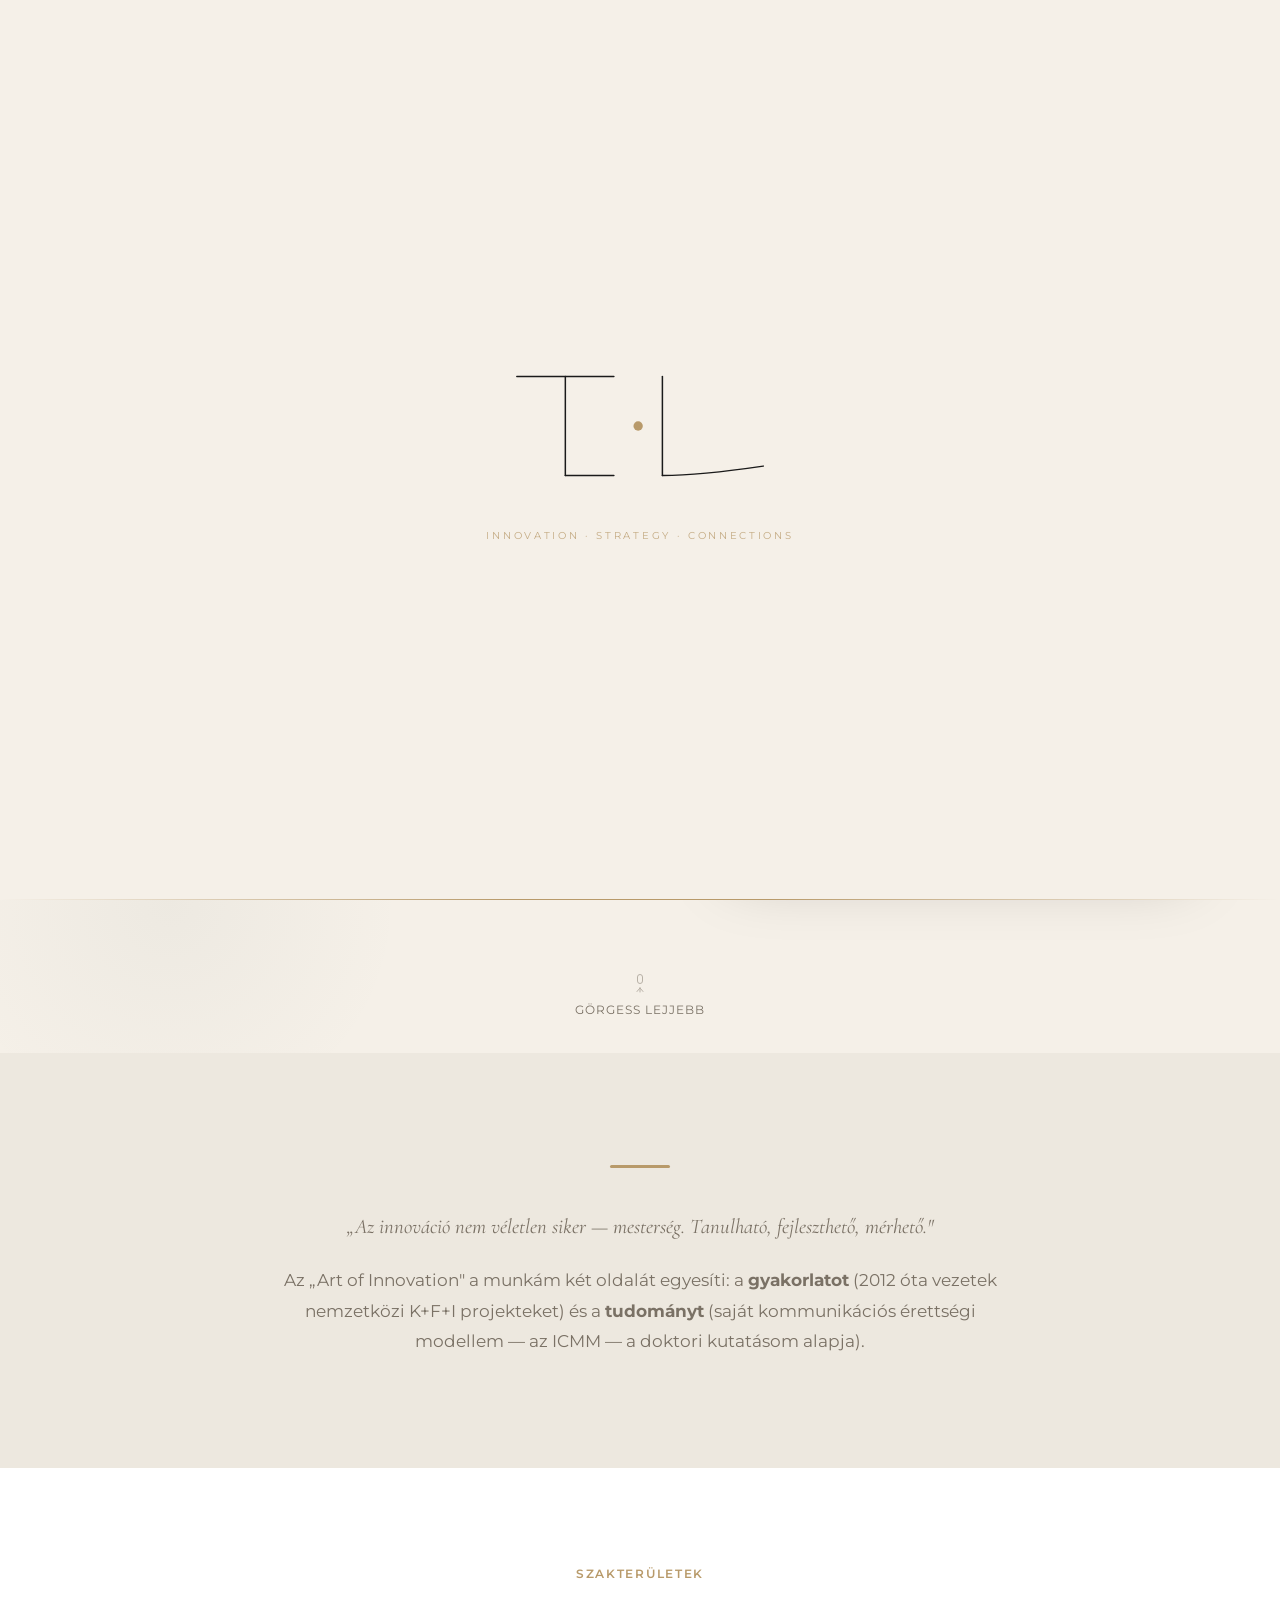
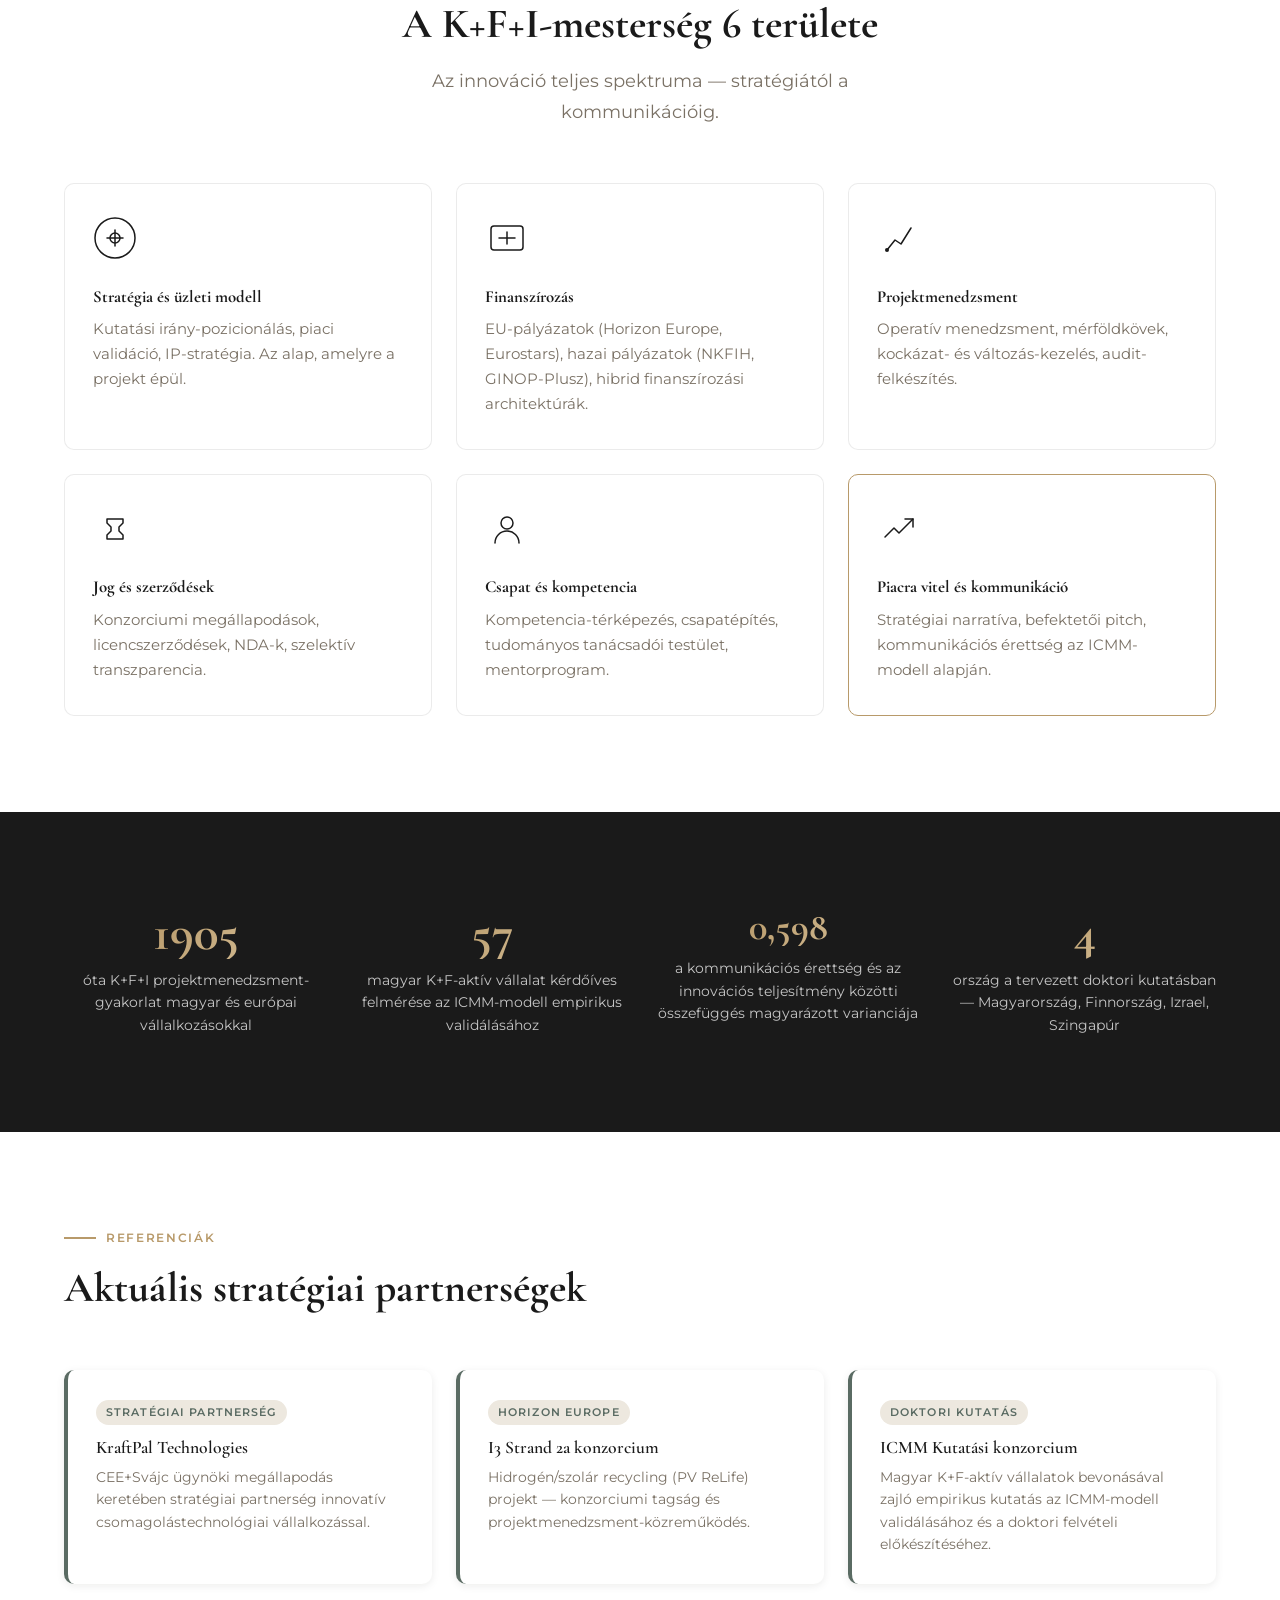
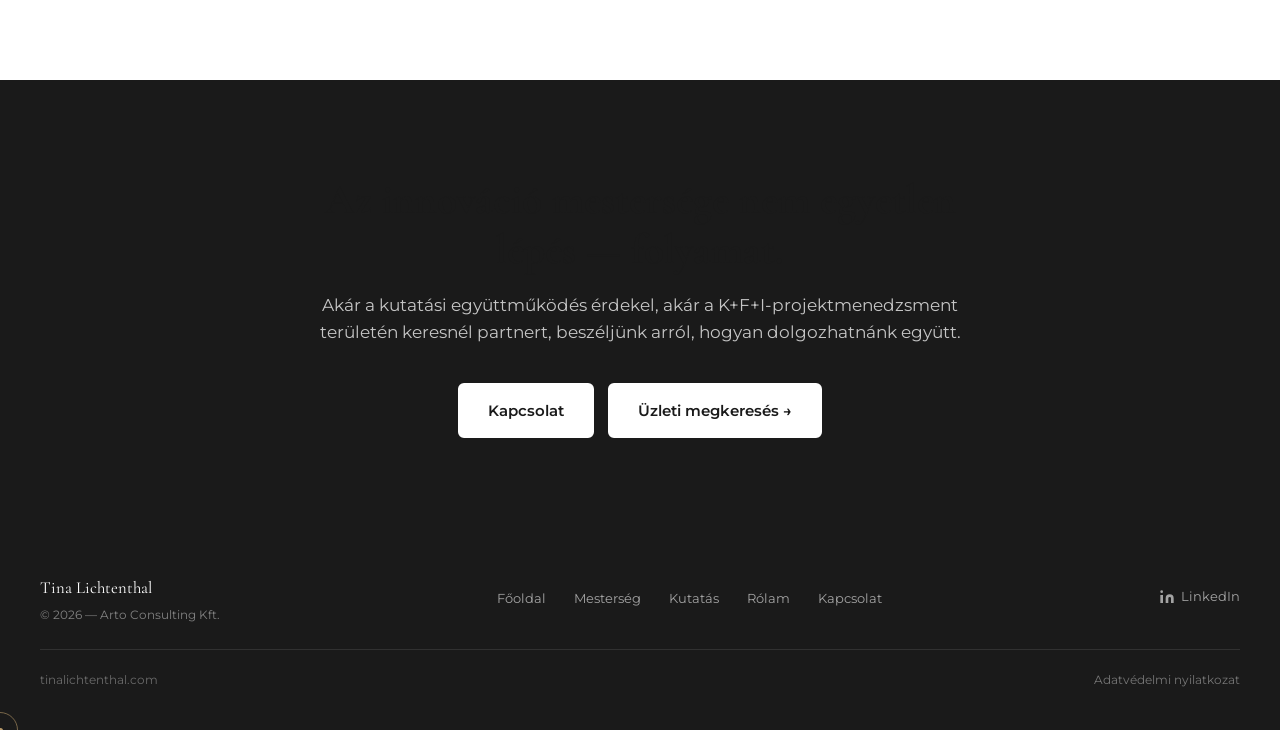
<file: index.html>
<!DOCTYPE html>
<html lang="hu">
<head>
  <meta charset="UTF-8">
  <meta name="viewport" content="width=device-width, initial-scale=1.0">
  <title>Tina Lichtenthal — Art of Innovation | K+F+I Projektmenedzsment & Kutatás</title>
  <meta name="description" content="Komplex K+F+I projekteket menedzselek és tanulmányozok 2012 óta. ICMM-modell, Horizon Europe, innovációs kommunikációs kutatás. tinalichtenthal.com">
  <meta property="og:title" content="Tina Lichtenthal — Art of Innovation">
  <meta property="og:description" content="Az innováció mestersége — kutatás, gyakorlat, érettség.">
  <meta property="og:type" content="website">
  <meta name="robots" content="index, follow">
  <link rel="preconnect" href="https://fonts.googleapis.com">
  <link rel="preconnect" href="https://fonts.gstatic.com" crossorigin>
  <link href="https://fonts.googleapis.com/css2?family=Playfair+Display:ital,wght@0,400;0,600;0,700;1,400;1,600&family=Cormorant+Garamond:ital,wght@0,300;0,400;0,600;1,300;1,400&family=Montserrat:wght@300;400;500;600&family=JetBrains+Mono:wght@400;500&display=swap" rel="stylesheet">
  <link rel="stylesheet" href="assets/css/style.css">
  <script src="assets/js/loader.js"></script>
  <style>
  .icmm-panel {
    background: #0d0d0d;
    border-radius: 16px;
    padding: 40px;
    width: 100%;
    max-width: 460px;
    box-shadow: 0 24px 64px rgba(0,0,0,0.25);
    position: relative;
    overflow: hidden;
  }
  .icmm-panel-header {
    margin-bottom: 32px;
    padding-bottom: 22px;
    border-bottom: 1px solid rgba(255,255,255,0.1);
  }
  .icmm-label {
    display: block;
    font-family: 'Playfair Display', serif;
    font-size: 2.4rem;
    font-weight: 700;
    color: white;
    letter-spacing: -0.02em;
    line-height: 1;
    margin-bottom: 10px;
  }
  .icmm-subtitle {
    font-size: 0.72rem;
    color: rgba(255,255,255,0.38);
    letter-spacing: 0.08em;
    text-transform: uppercase;
    font-weight: 500;
    display: block;
    line-height: 1.5;
  }
  .icmm-dims {
    display: flex;
    flex-direction: column;
    gap: 20px;
    margin-bottom: 32px;
  }
  .icmm-dim {
    display: grid;
    grid-template-columns: 48px 1fr;
    grid-template-rows: auto auto;
    gap: 5px 16px;
    align-items: center;
  }
  .icmm-pct {
    font-family: 'JetBrains Mono', monospace;
    font-size: 1.05rem;
    font-weight: 600;
    color: white;
    grid-row: 1 / 3;
    align-self: center;
  }
  .icmm-bar {
    height: 2px;
    background: rgba(255,255,255,0.1);
    border-radius: 2px;
    overflow: hidden;
    align-self: end;
  }
  .icmm-fill {
    height: 100%;
    background: rgba(255,255,255,0.7);
    border-radius: 2px;
  }
  .icmm-name {
    font-size: 0.82rem;
    color: rgba(255,255,255,0.55);
    font-weight: 400;
    line-height: 1.3;
    align-self: start;
  }
  .icmm-panel-footer {
    display: flex;
    align-items: center;
    gap: 8px;
    padding-top: 22px;
    border-top: 1px solid rgba(255,255,255,0.1);
    flex-wrap: wrap;
  }
  .icmm-stat {
    font-family: 'JetBrains Mono', monospace;
    font-size: 0.88rem;
    font-weight: 600;
    color: white;
  }
  .icmm-stat-label {
    font-size: 0.72rem;
    color: rgba(255,255,255,0.38);
  }
  .icmm-divider {
    color: rgba(255,255,255,0.18);
    margin: 0 4px;
  }
  </style>
</head>
<body>
<!-- TL LOADER -->
<div id="tl-loader">
  <div class="tl-progress"></div>
  <svg class="tl-loader-svg" viewBox="0 0 300 155" xmlns="http://www.w3.org/2000/svg">
    <path class="tl-draw tl-t-top"  d="M18,22 L122,22"/>
    <path class="tl-draw tl-t-vert" d="M70,22 L70,128"/>
    <path class="tl-draw tl-t-bot"  d="M70,128 L122,128"/>
    <circle class="tl-dot" cx="148" cy="75" r="5"/>
    <path class="tl-draw tl-l-vert" d="M174,22 L174,128"/>
    <path class="tl-draw tl-l-curve" d="M174,128 Q214,128 282,118"/>
  </svg>
  <span class="tl-loader-sub">Innovation · Strategy · Connections</span>
</div>
  <svg class="tl-loader-svg" viewBox="0 0 300 155" xmlns="http://www.w3.org/2000/svg">
    <!-- T — top bar -->
    <path class="tl-draw tl-t-top"  d="M18,22 L122,22"/>
    <!-- T — vertical -->
    <path class="tl-draw tl-t-vert" d="M70,22 L70,128"/>
    <!-- T — bottom bar -->
    <path class="tl-draw tl-t-bot"  d="M70,128 L122,128"/>
    <!-- Arany pont -->
    <circle class="tl-dot" cx="148" cy="75" r="5"/>
    <!-- L — vertical -->
    <path class="tl-draw tl-l-vert" d="M174,22 L174,128"/>
    <!-- L — ív -->
    <path class="tl-draw tl-l-curve" d="M174,128 Q214,128 282,118"/>
  </svg>
  <span class="tl-loader-sub">Innovation · Strategy · Connections</span>
</div>


<!-- NAVIGÁCIÓ -->
  <nav class="navbar">
  <a href="index.html" class="nav-brand">
    <img src="assets/img/logo.svg" alt="Tina Lichtenthal" class="nav-logo">
  </a>
  <ul class="nav-links">
    <li><a href="rolam.html">Rólam</a></li>
    <li><a href="mesterseg.html">Art of Innovation</a></li>
    <li><a href="kutatas.html">Kutatás</a></li>
    <li><a href="kerdoiv.html">Kérdőív</a></li>
    <li><a href="muhely.html">Műhely</a></li>
    <li><a href="kapcsolat.html" class="nav-cta">Kontakt</a></li>
  </ul>
  <button class="hamburger" aria-label="Menü"><span></span><span></span><span></span></button>
</nav>

<!-- HERO SZEKCIÓ -->
<section class="hero">
  <div class="hero-grid">
    <div class="hero-text fade-in">
      <div class="eyebrow">Art of Innovation</div>
      <h1>Tina<br>Lichtenthal</h1>
      <p class="hero-tagline">Az innováció mestersége — kutatás, gyakorlat, érettség.<br>Komplex K+F+I projekteket menedzselek és tanulmányozok 2012 óta.</p>
      <div class="btn-group">
        <a href="mesterseg.html" class="btn btn-primary">Megismerem a mesterséget</a>
        <a href="kutatas.html" class="btn btn-secondary">A kutatásom</a>
      </div>
    </div>

    <div class="hero-visual fade-in fade-in-delay-2">
      <div class="icmm-panel">
        <div class="icmm-panel-header">
          <span class="icmm-label">ICMM</span>
          <span class="icmm-subtitle">Innovation Communication Maturity Model</span>
        </div>
        <div class="icmm-dims">
          <div class="icmm-dim">
            <span class="icmm-pct">30%</span>
            <div class="icmm-bar"><div class="icmm-fill" style="width:30%"></div></div>
            <span class="icmm-name">Stratégiai integráció</span>
          </div>
          <div class="icmm-dim">
            <span class="icmm-pct">25%</span>
            <div class="icmm-bar"><div class="icmm-fill" style="width:25%"></div></div>
            <span class="icmm-name">Bizalom & transzparencia</span>
          </div>
          <div class="icmm-dim">
            <span class="icmm-pct">25%</span>
            <div class="icmm-bar"><div class="icmm-fill" style="width:25%"></div></div>
            <span class="icmm-name">Narratív & vizuális kompetencia</span>
          </div>
          <div class="icmm-dim">
            <span class="icmm-pct">20%</span>
            <div class="icmm-bar"><div class="icmm-fill" style="width:20%"></div></div>
            <span class="icmm-name">Digitális érettség</span>
          </div>
        </div>
        <div class="icmm-panel-footer">
          <span class="icmm-stat">R² = 0,632</span>
          <span class="icmm-stat-label">prediktív erő</span>
          <span class="icmm-divider">|</span>
          <span class="icmm-stat">N = 60</span>
          <span class="icmm-stat-label">vállalat</span>
        </div>
      </div>
    </div>
  </div>

  <div class="scroll-hint">
    <svg width="16" height="20" viewBox="0 0 16 20" fill="none"><rect x="5.5" y="0.5" width="5" height="9" rx="2.5" stroke="currentColor"/><path d="M8 14l-3 3.5M8 14l3 3.5M8 14v4" stroke="currentColor" stroke-linecap="round"/></svg>
    Görgess lejjebb
  </div>
</section>

<!-- KONCEPCIÓ SZEKCIÓ -->
<section class="section section-blue">
  <div class="concept-inner fade-in">
    <p class="italic-quote">„Az innováció nem véletlen siker — mesterség. Tanulható, fejleszthető, mérhető."</p>
    <p>Az „Art of Innovation" a munkám két oldalát egyesíti: a <strong>gyakorlatot</strong> (2012 óta vezetek nemzetközi K+F+I projekteket) és a <strong>tudományt</strong> (saját kommunikációs érettségi modellem — az ICMM — a doktori kutatásom alapja).</p>
  </div>
</section>

<!-- 6 TERÜLET KÁRTYÁK -->
<section class="section section-white">
  <div class="container">
    <div class="section-header centered">
      <div class="eyebrow">Szakterületek</div>
      <h2 class="section-title">A K+F+I-mesterség 6 területe</h2>
      <p class="section-desc">Az innováció teljes spektruma — stratégiától a kommunikációig.</p>
    </div>
    <div class="cards-grid fade-in">
      <div class="card">
        <svg class="card-icon" viewBox="0 0 44 44" fill="none" xmlns="http://www.w3.org/2000/svg"><circle cx="22" cy="22" r="20" stroke="currentColor" stroke-width="1.5"/><path d="M14 22h16M22 14v16" stroke="currentColor" stroke-width="1.5" stroke-linecap="round"/><circle cx="22" cy="22" r="5" stroke="currentColor" stroke-width="1.5"/></svg>
        <h3>Stratégia és üzleti modell</h3>
        <p>Kutatási irány-pozicionálás, piaci validáció, IP-stratégia. Az alap, amelyre a projekt épül.</p>
      </div>
      <div class="card">
        <svg class="card-icon" viewBox="0 0 44 44" fill="none" xmlns="http://www.w3.org/2000/svg"><rect x="6" y="10" width="32" height="24" rx="3" stroke="currentColor" stroke-width="1.5"/><path d="M14 22h16M22 16v12" stroke="currentColor" stroke-width="1.5" stroke-linecap="round"/></svg>
        <h3>Finanszírozás</h3>
        <p>EU-pályázatok (Horizon Europe, Eurostars), hazai pályázatok (NKFIH, GINOP-Plusz), hibrid finanszírozási architektúrák.</p>
      </div>
      <div class="card">
        <svg class="card-icon" viewBox="0 0 44 44" fill="none" xmlns="http://www.w3.org/2000/svg"><path d="M10 34l8-10 6 4 10-16" stroke="currentColor" stroke-width="1.5" stroke-linecap="round" stroke-linejoin="round"/><circle cx="10" cy="34" r="2" fill="currentColor"/></svg>
        <h3>Projektmenedzsment</h3>
        <p>Operatív menedzsment, mérföldkövek, kockázat- és változás-kezelés, audit-felkészítés.</p>
      </div>
      <div class="card">
        <svg class="card-icon" viewBox="0 0 44 44" fill="none" xmlns="http://www.w3.org/2000/svg"><path d="M14 12h16v4l-4 4v4l4 4v4H14v-4l4-4v-4l-4-4v-4z" stroke="currentColor" stroke-width="1.5" stroke-linejoin="round"/></svg>
        <h3>Jog és szerződések</h3>
        <p>Konzorciumi megállapodások, licencszerződések, NDA-k, szelektív transzparencia.</p>
      </div>
      <div class="card">
        <svg class="card-icon" viewBox="0 0 44 44" fill="none" xmlns="http://www.w3.org/2000/svg"><circle cx="22" cy="16" r="6" stroke="currentColor" stroke-width="1.5"/><path d="M10 36c0-6.627 5.373-12 12-12s12 5.373 12 12" stroke="currentColor" stroke-width="1.5" stroke-linecap="round"/></svg>
        <h3>Csapat és kompetencia</h3>
        <p>Kompetencia-térképezés, csapatépítés, tudományos tanácsadói testület, mentorprogram.</p>
      </div>
      <div class="card" style="border-color: var(--gold);">
        <svg class="card-icon" viewBox="0 0 44 44" fill="none" xmlns="http://www.w3.org/2000/svg"><path d="M8 30l9-9 5 5 14-14" stroke="currentColor" stroke-width="1.5" stroke-linecap="round" stroke-linejoin="round"/><path d="M28 12h8v8" stroke="currentColor" stroke-width="1.5" stroke-linecap="round" stroke-linejoin="round"/></svg>
        <h3>Piacra vitel és kommunikáció</h3>
        <p>Stratégiai narratíva, befektetői pitch, kommunikációs érettség az ICMM-modell alapján.</p>
      </div>
    </div>
  </div>
</section>

<!-- STATISZTIKÁK -->
<section class="section section-navy">
  <div class="container">
    <div class="stats-grid fade-in">
      <div class="stat-item">
        <span class="stat-num">2012</span>
        <p class="stat-label">óta K+F+I projektmenedzsment-gyakorlat magyar és európai vállalkozásokkal</p>
      </div>
      <div class="stat-item">
        <span class="stat-num">60+</span>
        <p class="stat-label">magyar K+F-aktív vállalat kérdőíves felmérése az ICMM-modell empirikus validálásához</p>
      </div>
      <div class="stat-item">
        <span class="stat-num" style="font-size: clamp(1.8rem,3vw,2.6rem);">R²=0,632</span>
        <p class="stat-label">a kommunikációs érettség és az innovációs teljesítmény közötti összefüggés magyarázott varianciája</p>
      </div>
      <div class="stat-item">
        <span class="stat-num">4</span>
        <p class="stat-label">ország a tervezett doktori kutatásban — Magyarország, Finnország, Izrael, Szingapúr</p>
      </div>
    </div>
  </div>
</section>

<!-- AKTUÁLIS PROJEKTEK -->
<section class="section section-white">
  <div class="container">
    <div class="section-header fade-in">
      <div class="eyebrow">Referenciák</div>
      <h2 class="section-title">Aktuális stratégiai partnerségek</h2>
    </div>
    <div class="project-cards fade-in">
      <div class="project-card">
        <span class="project-tag">Stratégiai partnerség</span>
        <h4>KraftPal Technologies</h4>
        <p>CEE+Svájc ügynöki megállapodás keretében stratégiai partnerség innovatív csomagolástechnológiai vállalkozással.</p>
      </div>
      <div class="project-card">
        <span class="project-tag">Horizon Europe</span>
        <h4>I3 Strand 2a konzorcium</h4>
        <p>Hidrogén/szolár recycling (PV ReLife) projekt — konzorciumi tagság és projektmenedzsment-közreműködés.</p>
      </div>
      <div class="project-card">
        <span class="project-tag">Doktori kutatás</span>
        <h4>ICMM Kutatási konzorcium</h4>
        <p>Magyar K+F-aktív vállalatok bevonásával zajló empirikus kutatás az ICMM-modell validálásához és a doktori felvételi előkészítéséhez.</p>
      </div>
    </div>
  </div>
</section>

<!-- ZÁRÓ CTA -->
<section class="section section-gold">
  <div class="cta-inner fade-in">
    <h2>Az innováció mestersége nem egyetlen lépés — folyamat.</h2>
    <p>Akár a kutatási együttműködés érdekel, akár a K+F+I-projektmenedzsment területén keresnél partnert, beszéljünk arról, hogyan dolgozhatnánk együtt.</p>
    <div class="btn-group" style="justify-content: center;">
      <a href="kapcsolat.html" class="btn btn-white">Kapcsolat</a>
      <a href="https://artoconsulting.hu" class="btn btn-white" target="_blank" rel="noopener">Üzleti megkeresés →</a>
    </div>
  </div>
</section>

<!-- LÁBLÉC -->
<footer>
  <div class="footer-inner">
    <div class="footer-brand">
      Tina Lichtenthal
      <small>© 2026 — Arto Consulting Kft.</small>
    </div>
    <nav class="footer-nav">
      <a href="index.html">Főoldal</a>
      <a href="mesterseg.html">Mesterség</a>
      <a href="kutatas.html">Kutatás</a>
      <a href="rolam.html">Rólam</a>
      <a href="kapcsolat.html">Kapcsolat</a>
    </nav>
    <div class="footer-social">
      <a href="https://www.linkedin.com/in/tinalichtenthal" target="_blank" rel="noopener">
        <svg width="16" height="16" viewBox="0 0 24 24" fill="currentColor"><path d="M16 8a6 6 0 016 6v7h-4v-7a2 2 0 00-2-2 2 2 0 00-2 2v7h-4v-7a6 6 0 016-6zM2 9h4v12H2z"/><circle cx="4" cy="4" r="2"/></svg>
        LinkedIn
      </a>
    </div>
  </div>
  <div class="footer-bottom">
    <span>tinalichtenthal.com</span>
    <a href="#">Adatvédelmi nyilatkozat</a>
  </div>
</footer>

<script src="assets/js/main.js"></script>
<script src="assets/js/animations.js"></script>
</body>
</html>
</file>
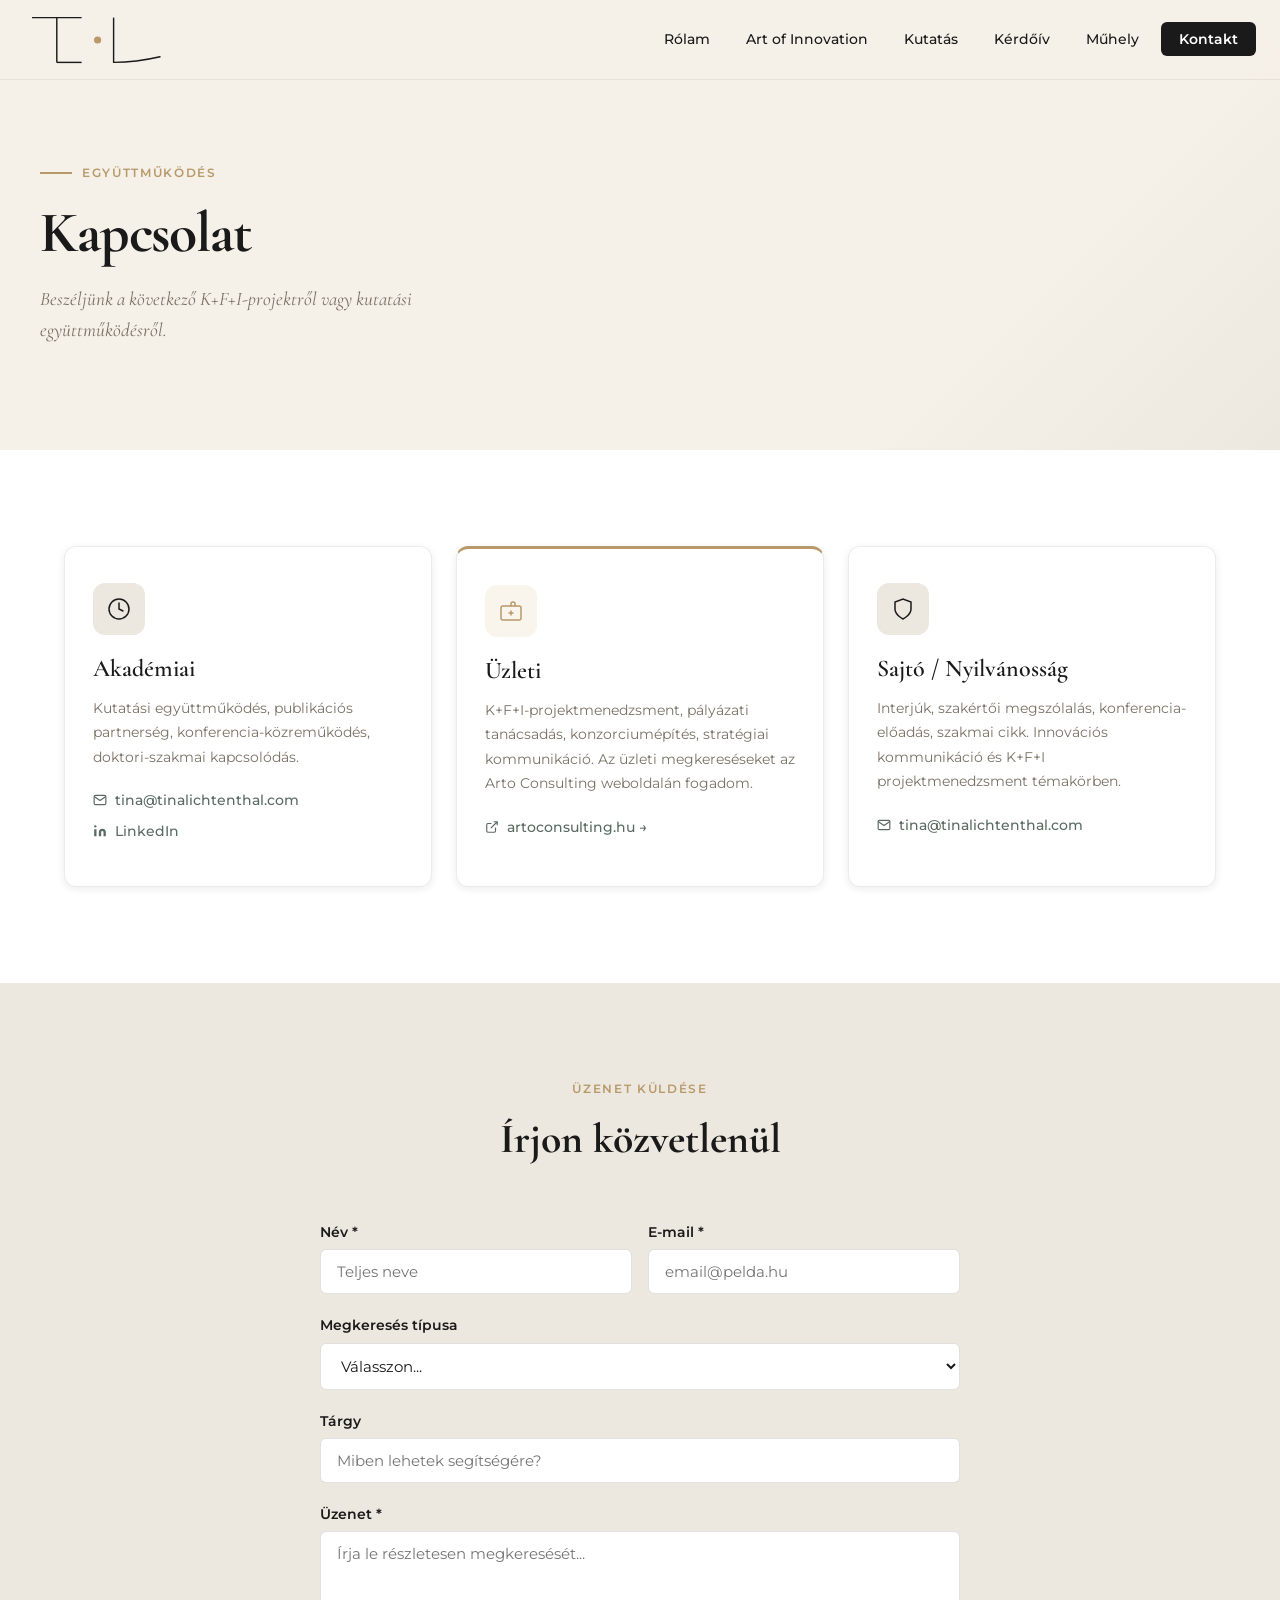
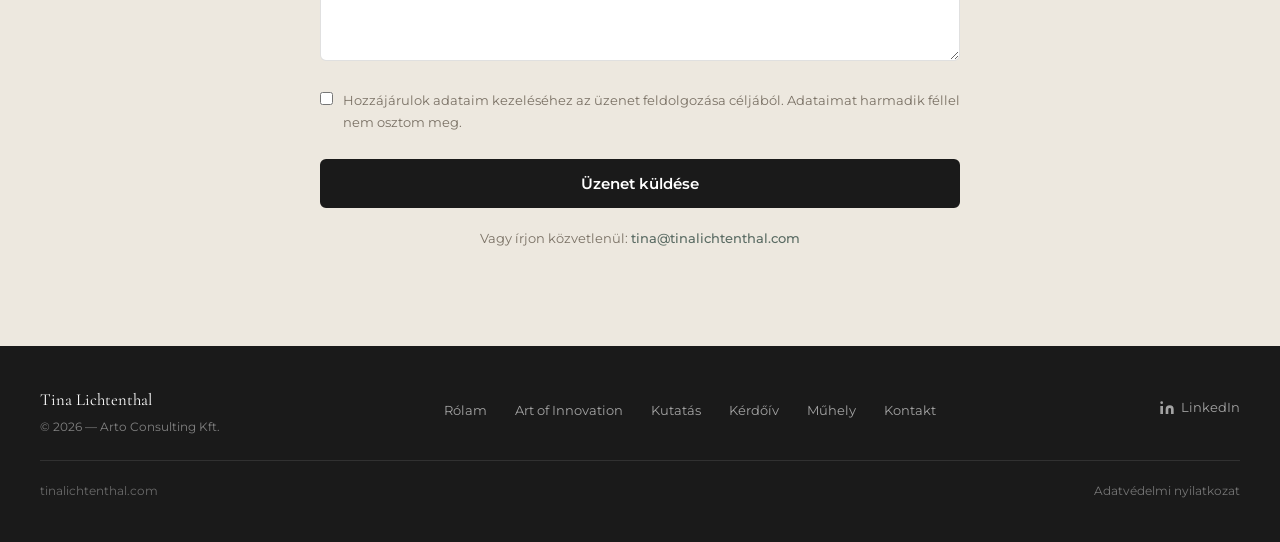
<file: kapcsolat.html>
<!DOCTYPE html>
<html lang="hu">
<head>
  <meta charset="UTF-8">
  <meta name="viewport" content="width=device-width, initial-scale=1.0">
  <title>Kontakt | Tina Lichtenthal — Art of Innovation</title>
  <meta name="description" content="Kutatási együttműködés, K+F+I projektmenedzsment, sajtó. Lépjen kapcsolatba Tina Lichtenthalhoz.">
  <link rel="preconnect" href="https://fonts.googleapis.com">
  <link rel="preconnect" href="https://fonts.gstatic.com" crossorigin>
  <link href="https://fonts.googleapis.com/css2?family=Playfair+Display:ital,wght@0,400;0,600;0,700;1,400;1,600&family=Cormorant+Garamond:ital,wght@0,300;0,400;0,600;1,300;1,400&family=Montserrat:wght@300;400;500;600&family=JetBrains+Mono:wght@400;500&display=swap" rel="stylesheet">
  <link rel="stylesheet" href="assets/css/style.css">
</head>
<body>

  <nav class="navbar">
  <a href="index.html" class="nav-brand">
    <img src="assets/img/logo.svg" alt="Tina Lichtenthal" class="nav-logo">
  </a>
  <ul class="nav-links">
    <li><a href="rolam.html">Rólam</a></li>
    <li><a href="mesterseg.html">Art of Innovation</a></li>
    <li><a href="kutatas.html">Kutatás</a></li>
    <li><a href="kerdoiv.html">Kérdőív</a></li>
    <li><a href="muhely.html">Műhely</a></li>
    <li><a href="kapcsolat.html" class="nav-cta">Kontakt</a></li>
  </ul>
  <button class="hamburger" aria-label="Menü"><span></span><span></span><span></span></button>
</nav>

<!-- HERO -->
<section class="page-hero">
  <div class="page-hero-inner fade-in">
    <div class="eyebrow">Együttműködés</div>
    <h1>Kapcsolat</h1>
    <p style="font-size:1.2rem;color:var(--text-muted);margin-top:16px;max-width:500px;font-family:var(--font-heading);font-style:italic;">Beszéljünk a következő K+F+I-projektről vagy kutatási együttműködésről.</p>
  </div>
</section>

<!-- 3 KAPCSOLATTÍPUS -->
<section class="section section-white">
  <div class="container">
    <div class="contact-cards fade-in">

      <div class="contact-card">
        <div class="contact-card-icon">
          <svg width="24" height="24" viewBox="0 0 24 24" fill="none" stroke="currentColor" stroke-width="1.5" stroke-linecap="round"><path d="M12 2a10 10 0 100 20A10 10 0 0012 2z"/><path d="M12 6v6l4 2"/></svg>
        </div>
        <h3>Akadémiai</h3>
        <p>Kutatási együttműködés, publikációs partnerség, konferencia-közreműködés, doktori-szakmai kapcsolódás.</p>
        <a href="mailto:tina@tinalichtenthal.com" class="contact-link">
          <svg width="14" height="14" viewBox="0 0 24 24" fill="none" stroke="currentColor" stroke-width="2"><path d="M4 4h16c1.1 0 2 .9 2 2v12c0 1.1-.9 2-2 2H4c-1.1 0-2-.9-2-2V6c0-1.1.9-2 2-2z"/><polyline points="22,6 12,13 2,6"/></svg>
          tina@tinalichtenthal.com
        </a>
        <a href="https://www.linkedin.com/in/tinalichtenthal" class="contact-link" target="_blank" rel="noopener">
          <svg width="14" height="14" viewBox="0 0 24 24" fill="currentColor"><path d="M16 8a6 6 0 016 6v7h-4v-7a2 2 0 00-2-2 2 2 0 00-2 2v7h-4v-7a6 6 0 016-6zM2 9h4v12H2z"/><circle cx="4" cy="4" r="2"/></svg>
          LinkedIn
        </a>
      </div>

      <div class="contact-card" style="border-top:3px solid var(--gold);">
        <div class="contact-card-icon" style="background:rgba(201,169,97,0.12);color:var(--gold);">
          <svg width="24" height="24" viewBox="0 0 24 24" fill="none" stroke="currentColor" stroke-width="1.5" stroke-linecap="round"><rect x="2" y="7" width="20" height="14" rx="2"/><path d="M16 7V5a2 2 0 00-4 0v2M12 12v4M10 14h4"/></svg>
        </div>
        <h3>Üzleti</h3>
        <p>K+F+I-projektmenedzsment, pályázati tanácsadás, konzorciumépítés, stratégiai kommunikáció. Az üzleti megkereséseket az Arto Consulting weboldalán fogadom.</p>
        <a href="https://artoconsulting.hu" class="contact-link" target="_blank" rel="noopener">
          <svg width="14" height="14" viewBox="0 0 24 24" fill="none" stroke="currentColor" stroke-width="2"><path d="M18 13v6a2 2 0 01-2 2H5a2 2 0 01-2-2V8a2 2 0 012-2h6M15 3h6v6M10 14L21 3"/></svg>
          artoconsulting.hu →
        </a>
      </div>

      <div class="contact-card">
        <div class="contact-card-icon">
          <svg width="24" height="24" viewBox="0 0 24 24" fill="none" stroke="currentColor" stroke-width="1.5" stroke-linecap="round"><path d="M12 22s8-4 8-10V5l-8-3-8 3v7c0 6 8 10 8 10z"/></svg>
        </div>
        <h3>Sajtó / Nyilvánosság</h3>
        <p>Interjúk, szakértői megszólalás, konferencia-előadás, szakmai cikk. Innovációs kommunikáció és K+F+I projektmenedzsment témakörben.</p>
        <a href="mailto:tina@tinalichtenthal.com" class="contact-link">
          <svg width="14" height="14" viewBox="0 0 24 24" fill="none" stroke="currentColor" stroke-width="2"><path d="M4 4h16c1.1 0 2 .9 2 2v12c0 1.1-.9 2-2 2H4c-1.1 0-2-.9-2-2V6c0-1.1.9-2 2-2z"/><polyline points="22,6 12,13 2,6"/></svg>
          tina@tinalichtenthal.com
        </a>
      </div>

    </div>
  </div>
</section>

<!-- KAPCSOLATI ŰRlap -->
<section class="section section-blue">
  <div class="container">
    <div class="section-header centered fade-in">
      <div class="eyebrow">Üzenet küldése</div>
      <h2 class="section-title">Írjon közvetlenül</h2>
    </div>

    <form class="contact-form fade-in" id="contact-form" action="https://formspree.io/f/yourformid" method="POST">
      <div class="form-row">
        <div class="form-group">
          <label for="nev">Név *</label>
          <input type="text" id="nev" name="nev" placeholder="Teljes neve" required>
        </div>
        <div class="form-group">
          <label for="email">E-mail *</label>
          <input type="email" id="email" name="email" placeholder="email@pelda.hu" required>
        </div>
      </div>
      <div class="form-group">
        <label for="tipus">Megkeresés típusa</label>
        <select id="tipus" name="tipus">
          <option value="">Válasszon...</option>
          <option value="akademiai">Akadémiai</option>
          <option value="uzleti">Üzleti</option>
          <option value="sajto">Sajtó / Nyilvánosság</option>
          <option value="egyeb">Egyéb</option>
        </select>
      </div>
      <div class="form-group">
        <label for="targy">Tárgy</label>
        <input type="text" id="targy" name="targy" placeholder="Miben lehetek segítségére?">
      </div>
      <div class="form-group">
        <label for="uzenet">Üzenet *</label>
        <textarea id="uzenet" name="uzenet" placeholder="Írja le részletesen megkeresését..." required></textarea>
      </div>
      <div class="form-group gdpr">
        <input type="checkbox" id="gdpr" name="gdpr" required>
        <label for="gdpr">Hozzájárulok adataim kezeléséhez az üzenet feldolgozása céljából. Adataimat harmadik féllel nem osztom meg.</label>
      </div>
      <button type="submit" class="btn btn-primary" style="width:100%;justify-content:center;">Üzenet küldése</button>
    </form>

    <p style="text-align:center;margin-top:20px;font-size:0.82rem;color:var(--text-muted);">
      Vagy írjon közvetlenül: <a href="mailto:tina@tinalichtenthal.com" style="color:var(--blue);font-weight:500;">tina@tinalichtenthal.com</a>
    </p>
  </div>
</section>

<footer>
  <div class="footer-inner">
    <div class="footer-brand">Tina Lichtenthal<small>© 2026 — Arto Consulting Kft.</small></div>
    <nav class="footer-nav">
      <a href="rolam.html">Rólam</a><a href="mesterseg.html">Art of Innovation</a><a href="kutatas.html">Kutatás</a><a href="kerdoiv.html">Kérdőív</a><a href="muhely.html">Műhely</a><a href="kapcsolat.html">Kontakt</a>
    </nav>
    <div class="footer-social">
      <a href="https://www.linkedin.com/in/tinalichtenthal" target="_blank" rel="noopener">
        <svg width="16" height="16" viewBox="0 0 24 24" fill="currentColor"><path d="M16 8a6 6 0 016 6v7h-4v-7a2 2 0 00-2-2 2 2 0 00-2 2v7h-4v-7a6 6 0 016-6zM2 9h4v12H2z"/><circle cx="4" cy="4" r="2"/></svg>
        LinkedIn
      </a>
    </div>
  </div>
  <div class="footer-bottom"><span>tinalichtenthal.com</span><a href="#">Adatvédelmi nyilatkozat</a></div>
</footer>

<script src="assets/js/main.js"></script>
</body>
</html>
</file>
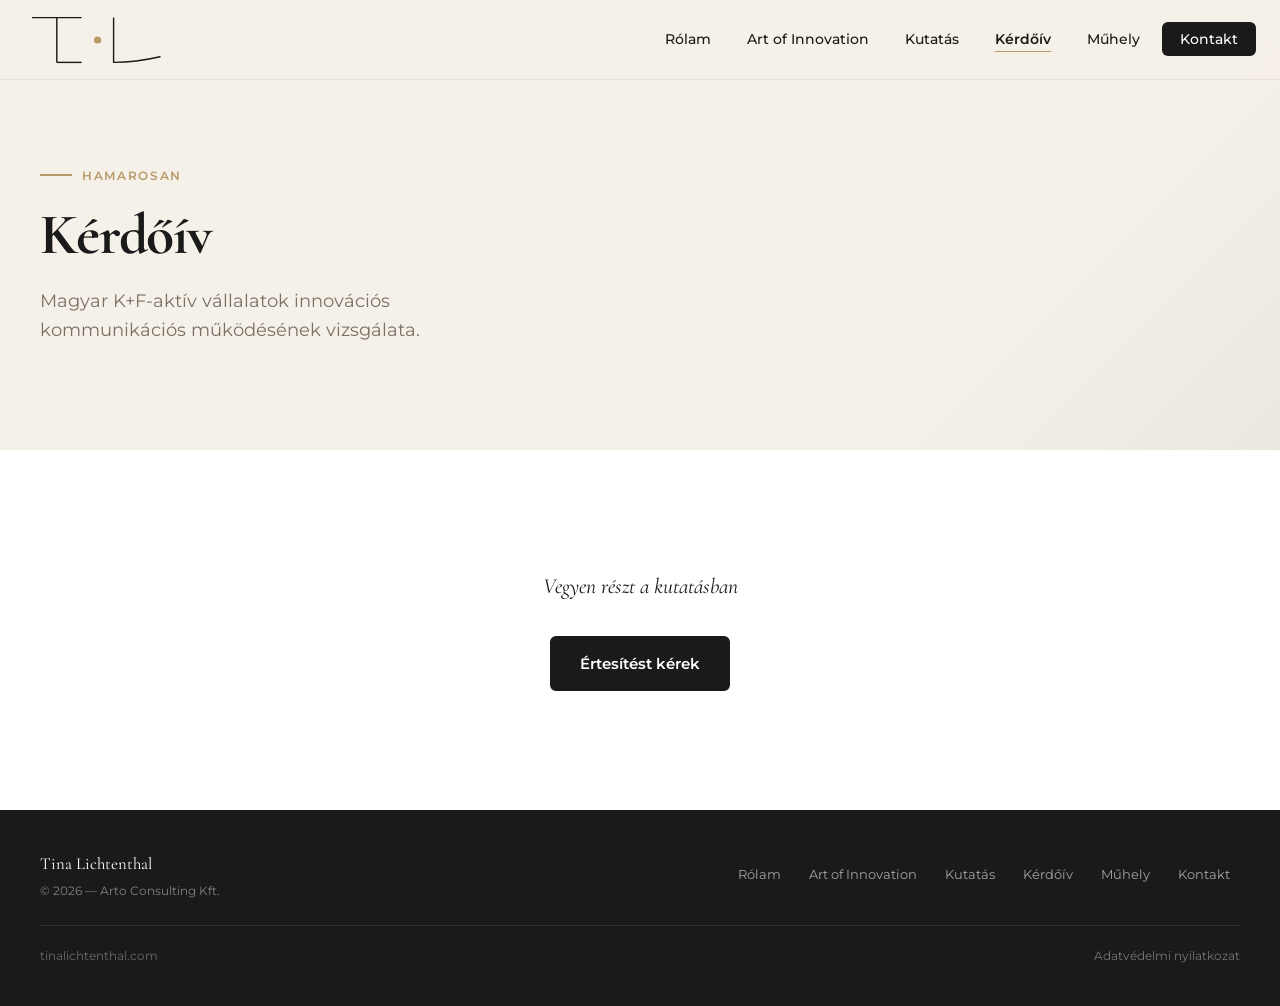
<file: kerdoiv.html>
<!DOCTYPE html>
<html lang="hu">
<head>
  <meta charset="UTF-8">
  <meta name="viewport" content="width=device-width, initial-scale=1.0">
  <title>Kérdőív — Tina Lichtenthal</title>
  <link rel="preconnect" href="https://fonts.googleapis.com">
  <link rel="preconnect" href="https://fonts.gstatic.com" crossorigin>
  <link href="https://fonts.googleapis.com/css2?family=Playfair+Display:ital,wght@0,400;0,600;0,700;1,400;1,600&family=Cormorant+Garamond:ital,wght@0,300;0,400;0,600;1,300;1,400&family=Montserrat:wght@300;400;500;600&family=JetBrains+Mono:wght@400;500&display=swap" rel="stylesheet">
  <link rel="stylesheet" href="assets/css/style.css">
</head>
<body>
<nav class="navbar">
  <a href="index.html" class="nav-brand">
    <img src="assets/img/logo.svg" alt="Tina Lichtenthal" class="nav-logo">
  </a>
  <ul class="nav-links">
    <li><a href="rolam.html">Rólam</a></li>
    <li><a href="mesterseg.html">Art of Innovation</a></li>
    <li><a href="kutatas.html">Kutatás</a></li>
    <li><a href="kerdoiv.html" class="active">Kérdőív</a></li>
    <li><a href="muhely.html">Műhely</a></li>
    <li><a href="kapcsolat.html" class="nav-cta">Kontakt</a></li>
  </ul>
  <button class="hamburger" aria-label="Menü"><span></span><span></span><span></span></button>
</nav>
<section class="page-hero">
  <div class="page-hero-inner fade-in">
    <div class="eyebrow">Hamarosan</div>
    <h1>Kérdőív</h1>
    <p style="font-size:1.1rem;color:var(--text-muted);margin-top:16px;max-width:480px;">Magyar K+F-aktív vállalatok innovációs kommunikációs működésének vizsgálata.</p>
  </div>
</section>
<section class="section section-white" style="min-height:40vh;display:flex;align-items:center;">
  <div class="container" style="text-align:center;">
    <div class="fade-in">
      <p class="italic-quote" style="margin-bottom:32px;">Vegyen részt a kutatásban</p>
      <a href="kapcsolat.html" class="btn btn-primary">Értesítést kérek</a>
    </div>
  </div>
</section>
<footer>
  <div class="footer-inner">
    <div class="footer-brand">Tina Lichtenthal<small>© 2026 — Arto Consulting Kft.</small></div>
    <nav class="footer-nav">
      <a href="rolam.html">Rólam</a><a href="mesterseg.html">Art of Innovation</a><a href="kutatas.html">Kutatás</a><a href="kerdoiv.html">Kérdőív</a><a href="muhely.html">Műhely</a><a href="kapcsolat.html">Kontakt</a>
    </nav>
  </div>
  <div class="footer-bottom"><span>tinalichtenthal.com</span><a href="#">Adatvédelmi nyilatkozat</a></div>
</footer>
<script src="assets/js/main.js"></script>
</body>
</html>
</file>
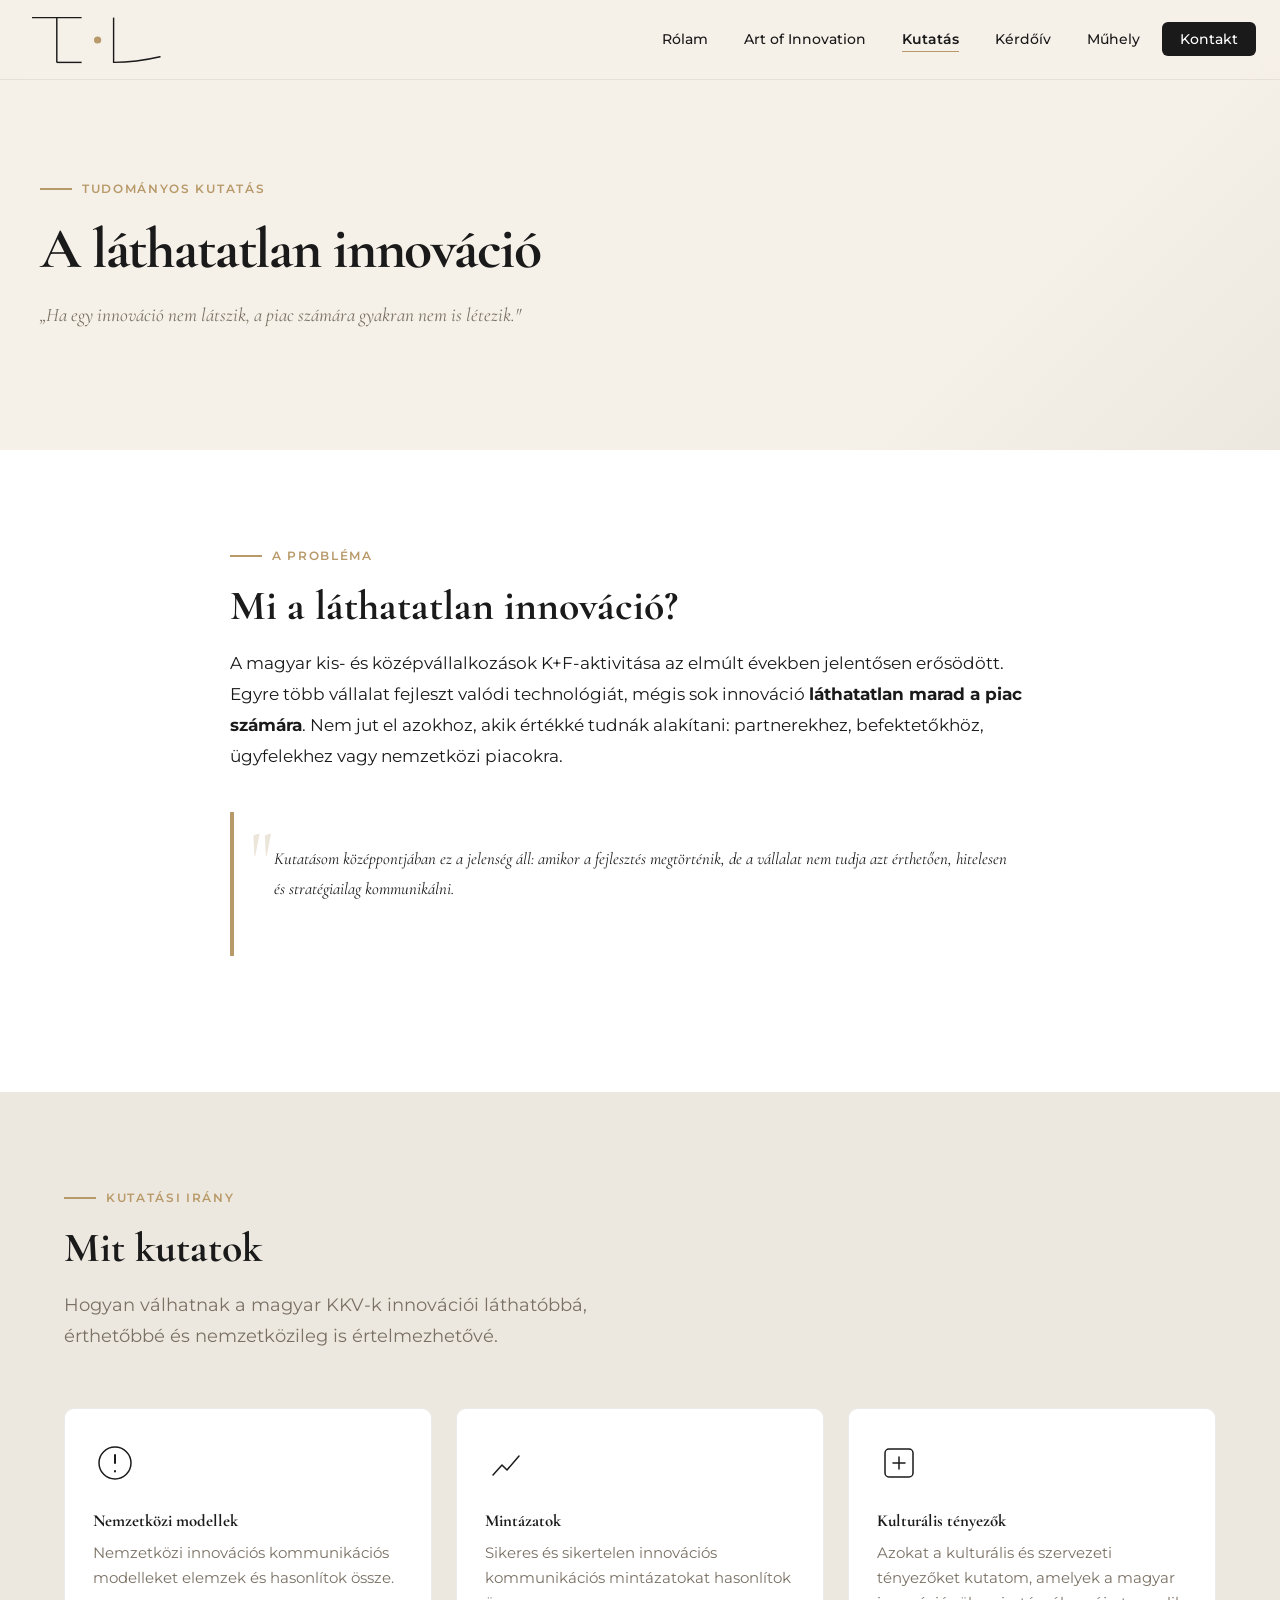
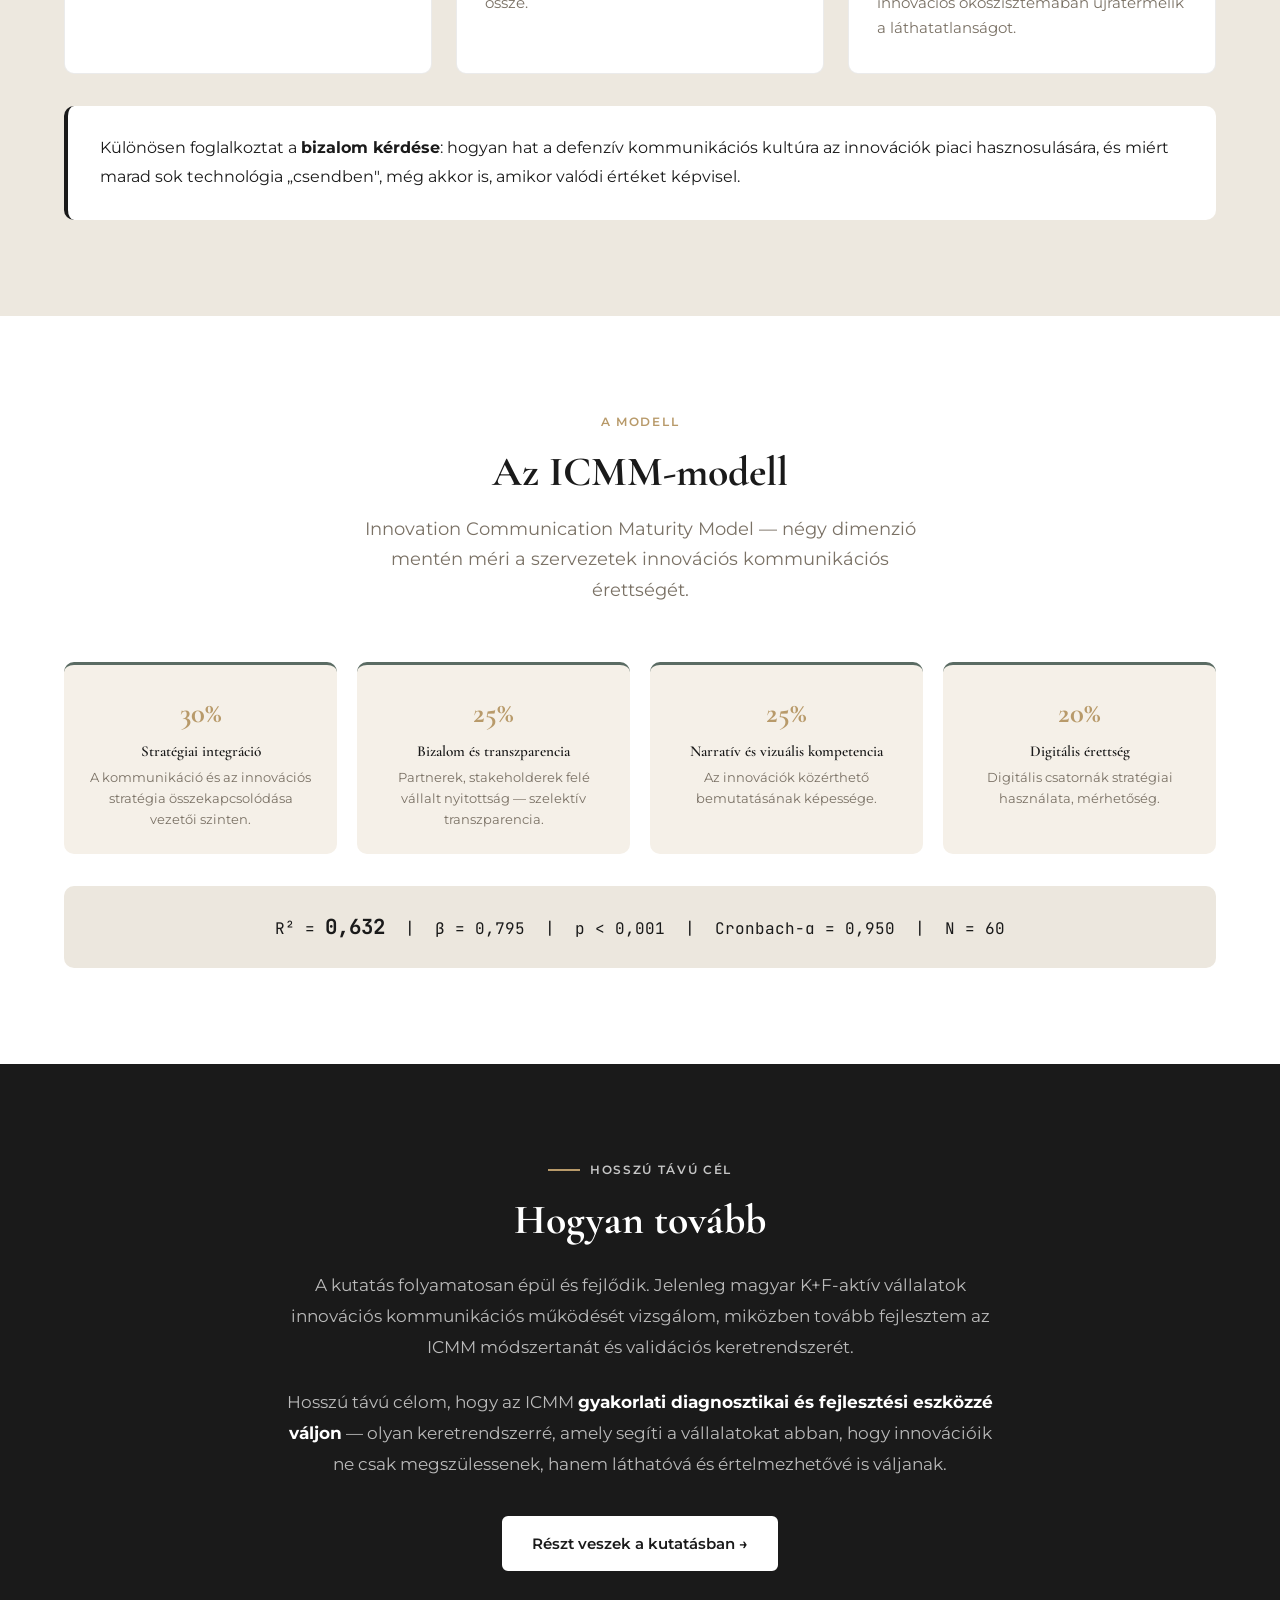
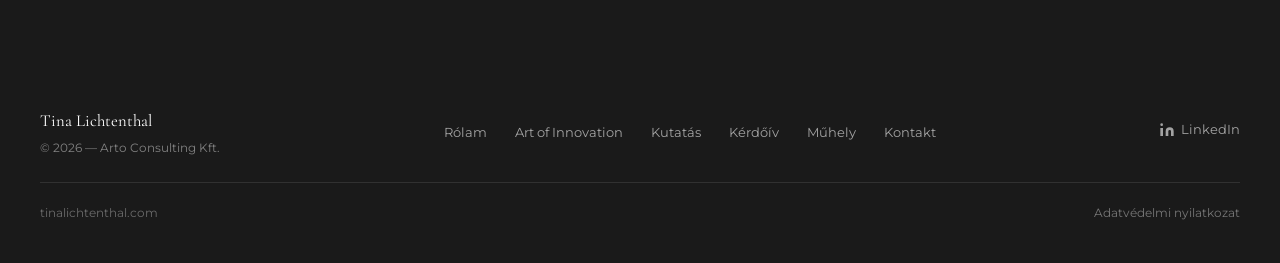
<file: kutatas.html>
<!DOCTYPE html>
<html lang="hu">
<head>
  <meta charset="UTF-8">
  <meta name="viewport" content="width=device-width, initial-scale=1.0">
  <title>Kutatás — A láthatatlan innováció | Tina Lichtenthal</title>
  <meta name="description" content="Miért marad sok magyar KKV innovációja láthatatlan? Az ICMM-modell és a kommunikációs érettség kutatása.">
  <link rel="preconnect" href="https://fonts.googleapis.com">
  <link rel="preconnect" href="https://fonts.gstatic.com" crossorigin>
  <link href="https://fonts.googleapis.com/css2?family=Playfair+Display:ital,wght@0,400;0,600;0,700;1,400;1,600&family=Cormorant+Garamond:ital,wght@0,300;0,400;0,600;1,300;1,400&family=Montserrat:wght@300;400;500;600&family=JetBrains+Mono:wght@400;500&display=swap" rel="stylesheet">
  <link rel="stylesheet" href="assets/css/style.css">
  <style>.tri-diagram::before { display: none !important; }</style>
</head>
<body>

<nav class="navbar">
  <a href="index.html" class="nav-brand">
    <img src="assets/img/logo.svg" alt="Tina Lichtenthal" class="nav-logo">
  </a>
  <ul class="nav-links">
    <li><a href="rolam.html">Rólam</a></li>
    <li><a href="mesterseg.html">Art of Innovation</a></li>
    <li><a href="kutatas.html" class="active">Kutatás</a></li>
    <li><a href="kerdoiv.html">Kérdőív</a></li>
    <li><a href="muhely.html">Műhely</a></li>
    <li><a href="kapcsolat.html" class="nav-cta">Kontakt</a></li>
  </ul>
  <button class="hamburger" aria-label="Menü"><span></span><span></span><span></span></button>
</nav>

<section class="page-hero">
  <div class="page-hero-inner fade-in">
    <div class="eyebrow">Tudományos kutatás</div>
    <h1>A láthatatlan innováció</h1>
    <p style="font-size:1.2rem;color:var(--text-muted);margin-top:16px;max-width:560px;font-family:var(--font-heading);font-style:italic;">„Ha egy innováció nem látszik, a piac számára gyakran nem is létezik."</p>
  </div>
</section>

<!-- A JELENSÉG -->
<section class="section section-white">
  <div class="container">
    <div class="rich-text fade-in" style="max-width:820px;margin:0 auto;">
      <div class="eyebrow">A probléma</div>
      <h2 class="section-title">Mi a láthatatlan innováció?</h2>
      <p style="font-size:1.05rem;line-height:1.85;">A magyar kis- és középvállalkozások K+F-aktivitása az elmúlt években jelentősen erősödött. Egyre több vállalat fejleszt valódi technológiát, mégis sok innováció <strong>láthatatlan marad a piac számára</strong>. Nem jut el azokhoz, akik értékké tudnák alakítani: partnerekhez, befektetőkhöz, ügyfelekhez vagy nemzetközi piacokra.</p>
      <div class="quote-block">
        <p class="italic-quote">Kutatásom középpontjában ez a jelenség áll: amikor a fejlesztés megtörténik, de a vállalat nem tudja azt érthetően, hitelesen és stratégiailag kommunikálni.</p>
      </div>
    </div>
  </div>
</section>

<!-- MIT KUTATOK -->
<section class="section section-blue">
  <div class="container">
    <div class="section-header fade-in">
      <div class="eyebrow">Kutatási irány</div>
      <h2 class="section-title">Mit kutatok</h2>
      <p class="section-desc">Hogyan válhatnak a magyar KKV-k innovációi láthatóbbá, érthetőbbé és nemzetközileg is értelmezhetővé.</p>
    </div>
    <div class="cards-grid fade-in" style="grid-template-columns:repeat(3,1fr);">
      <div class="card">
        <svg class="card-icon" viewBox="0 0 44 44" fill="none"><circle cx="22" cy="22" r="16" stroke="currentColor" stroke-width="1.5"/><path d="M22 14v8M22 30v.5" stroke="currentColor" stroke-width="2" stroke-linecap="round"/></svg>
        <h3>Nemzetközi modellek</h3>
        <p>Nemzetközi innovációs kommunikációs modelleket elemzek és hasonlítok össze.</p>
      </div>
      <div class="card">
        <svg class="card-icon" viewBox="0 0 44 44" fill="none"><path d="M8 34l9-10 5 5 12-14" stroke="currentColor" stroke-width="1.5" stroke-linecap="round" stroke-linejoin="round"/></svg>
        <h3>Mintázatok</h3>
        <p>Sikeres és sikertelen innovációs kommunikációs mintázatokat hasonlítok össze.</p>
      </div>
      <div class="card">
        <svg class="card-icon" viewBox="0 0 44 44" fill="none"><rect x="8" y="8" width="28" height="28" rx="4" stroke="currentColor" stroke-width="1.5"/><path d="M16 22h12M22 16v12" stroke="currentColor" stroke-width="1.5" stroke-linecap="round"/></svg>
        <h3>Kulturális tényezők</h3>
        <p>Azokat a kulturális és szervezeti tényezőket kutatom, amelyek a magyar innovációs ökoszisztémában újratermelik a láthatatlanságot.</p>
      </div>
    </div>
    <div style="background:var(--white);border-radius:10px;padding:28px 32px;margin-top:32px;border-left:4px solid var(--navy);" class="fade-in">
      <p style="font-size:1rem;line-height:1.8;color:var(--text);">Különösen foglalkoztat a <strong>bizalom kérdése</strong>: hogyan hat a defenzív kommunikációs kultúra az innovációk piaci hasznosulására, és miért marad sok technológia „csendben", még akkor is, amikor valódi értéket képvisel.</p>
    </div>
  </div>
</section>

<!-- ICMM MODELL -->
<section class="section section-white">
  <div class="container">
    <div class="section-header centered fade-in">
      <div class="eyebrow">A modell</div>
      <h2 class="section-title">Az ICMM-modell</h2>
      <p class="section-desc">Innovation Communication Maturity Model — négy dimenzió mentén méri a szervezetek innovációs kommunikációs érettségét.</p>
    </div>

    <div class="dim-cards fade-in">
      <div class="dim-card">
        <span class="dim-weight">30%</span>
        <h4>Stratégiai integráció</h4>
        <p>A kommunikáció és az innovációs stratégia összekapcsolódása vezetői szinten.</p>
      </div>
      <div class="dim-card">
        <span class="dim-weight">25%</span>
        <h4>Bizalom és transzparencia</h4>
        <p>Partnerek, stakeholderek felé vállalt nyitottság — szelektív transzparencia.</p>
      </div>
      <div class="dim-card">
        <span class="dim-weight">25%</span>
        <h4>Narratív és vizuális kompetencia</h4>
        <p>Az innovációk közérthető bemutatásának képessége.</p>
      </div>
      <div class="dim-card">
        <span class="dim-weight">20%</span>
        <h4>Digitális érettség</h4>
        <p>Digitális csatornák stratégiai használata, mérhetőség.</p>
      </div>
    </div>

    <div style="text-align:center;margin-top:32px;padding:24px;background:var(--light-gray);border-radius:10px;" class="fade-in">
      <p style="font-family:var(--font-mono);font-size:1rem;color:var(--navy);">R² = <strong style="color:var(--navy);font-size:1.3rem;">0,632</strong> &nbsp;|&nbsp; β = 0,795 &nbsp;|&nbsp; p &lt; 0,001 &nbsp;|&nbsp; Cronbach-α = 0,950 &nbsp;|&nbsp; N = 60</p>
    </div>
  </div>
</section>

<!-- CÉLJA -->
<section class="section section-navy">
  <div class="container">
    <div style="max-width:720px;margin:0 auto;text-align:center;" class="fade-in">
      <div class="eyebrow" style="justify-content:center;">Hosszú távú cél</div>
      <h2 class="section-title" style="color:white;margin-bottom:24px;">Hogyan tovább</h2>
      <p style="color:rgba(255,255,255,0.7);font-size:1.05rem;line-height:1.85;margin-bottom:24px;">A kutatás folyamatosan épül és fejlődik. Jelenleg magyar K+F-aktív vállalatok innovációs kommunikációs működését vizsgálom, miközben tovább fejlesztem az ICMM módszertanát és validációs keretrendszerét.</p>
      <p style="color:rgba(255,255,255,0.7);font-size:1.05rem;line-height:1.85;margin-bottom:36px;">Hosszú távú célom, hogy az ICMM <strong style="color:white;">gyakorlati diagnosztikai és fejlesztési eszközzé váljon</strong> — olyan keretrendszerré, amely segíti a vállalatokat abban, hogy innovációik ne csak megszülessenek, hanem láthatóvá és értelmezhetővé is váljanak.</p>
      <a href="kerdoiv.html" class="btn btn-white">Részt veszek a kutatásban →</a>
    </div>
  </div>
</section>

<footer>
  <div class="footer-inner">
    <div class="footer-brand">Tina Lichtenthal<small>© 2026 — Arto Consulting Kft.</small></div>
    <nav class="footer-nav">
      <a href="rolam.html">Rólam</a><a href="mesterseg.html">Art of Innovation</a><a href="kutatas.html">Kutatás</a><a href="kerdoiv.html">Kérdőív</a><a href="muhely.html">Műhely</a><a href="kapcsolat.html">Kontakt</a>
    </nav>
    <div class="footer-social">
      <a href="https://www.linkedin.com/in/tinalichtenthal" target="_blank" rel="noopener">
        <svg width="16" height="16" viewBox="0 0 24 24" fill="currentColor"><path d="M16 8a6 6 0 016 6v7h-4v-7a2 2 0 00-2-2 2 2 0 00-2 2v7h-4v-7a6 6 0 016-6zM2 9h4v12H2z"/><circle cx="4" cy="4" r="2"/></svg>
        LinkedIn
      </a>
    </div>
  </div>
  <div class="footer-bottom"><span>tinalichtenthal.com</span><a href="#">Adatvédelmi nyilatkozat</a></div>
</footer>
<script src="assets/js/main.js"></script>
</body>
</html>
</file>
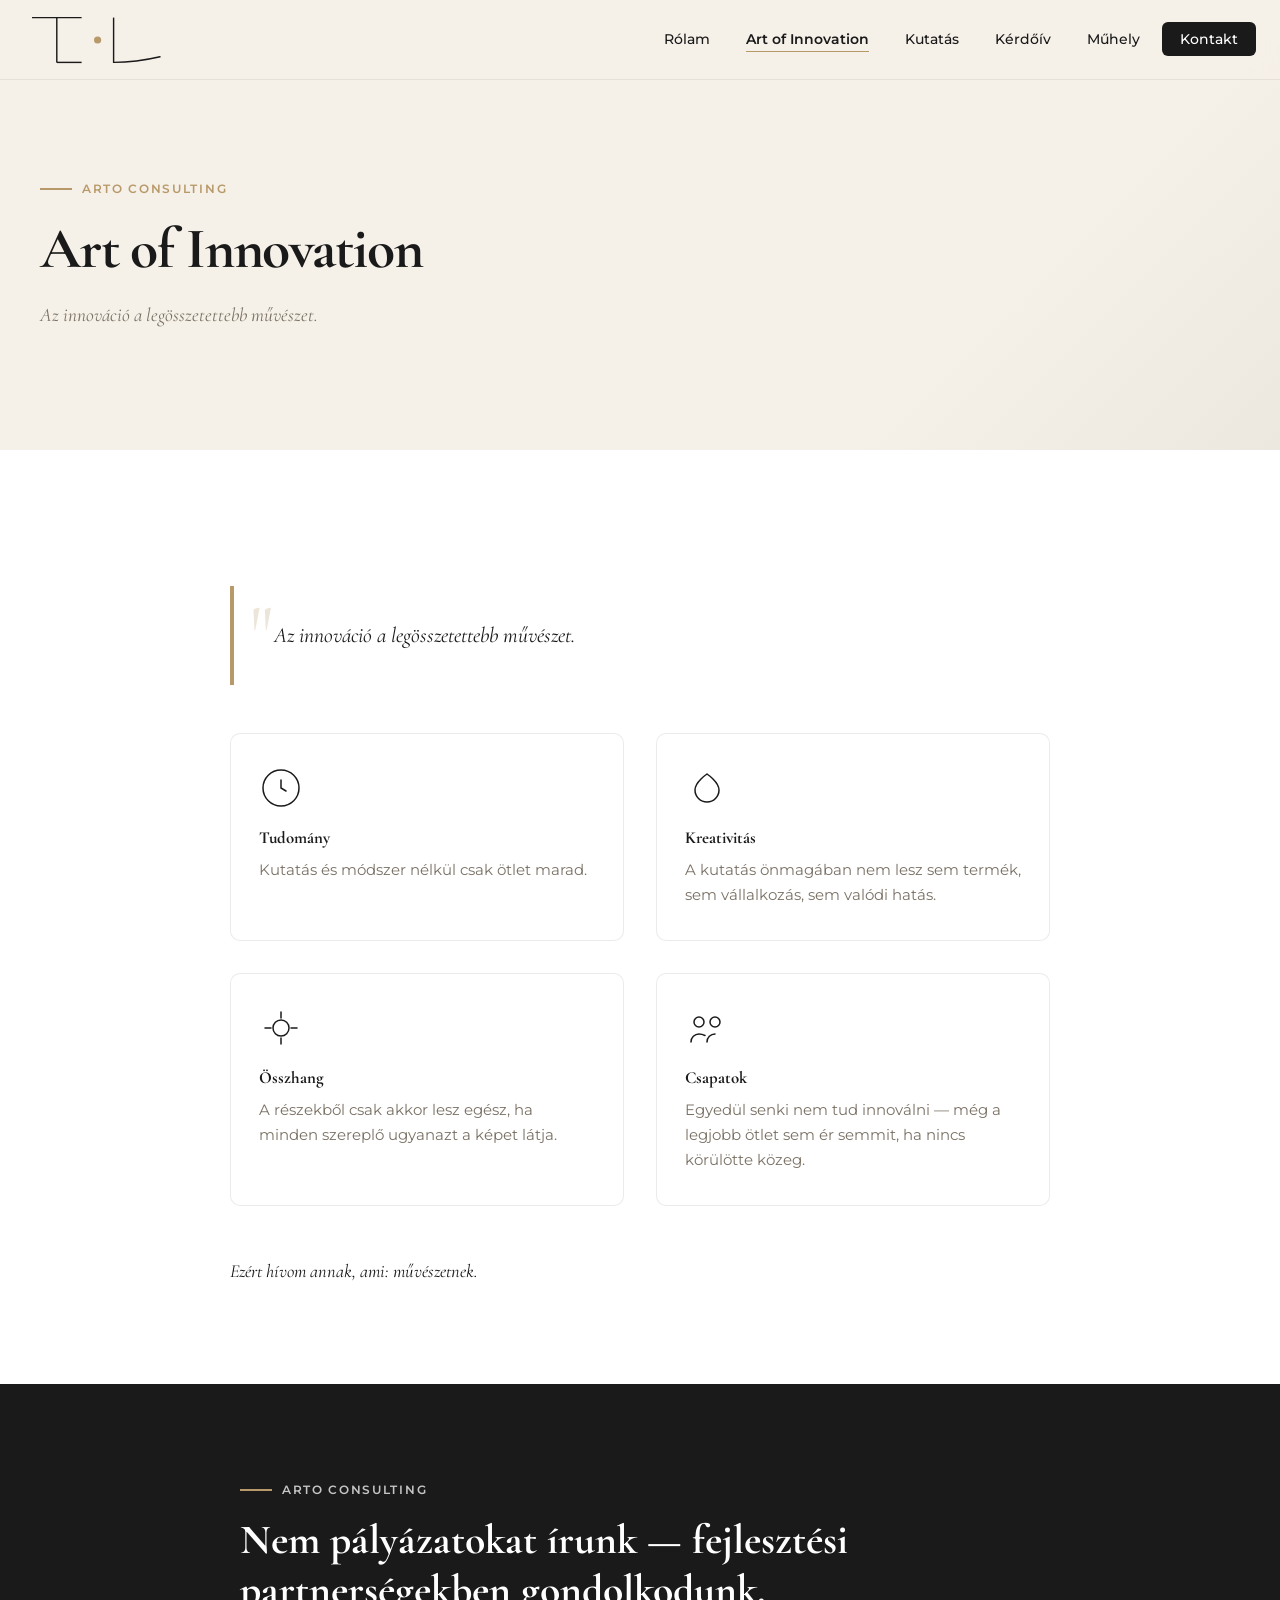
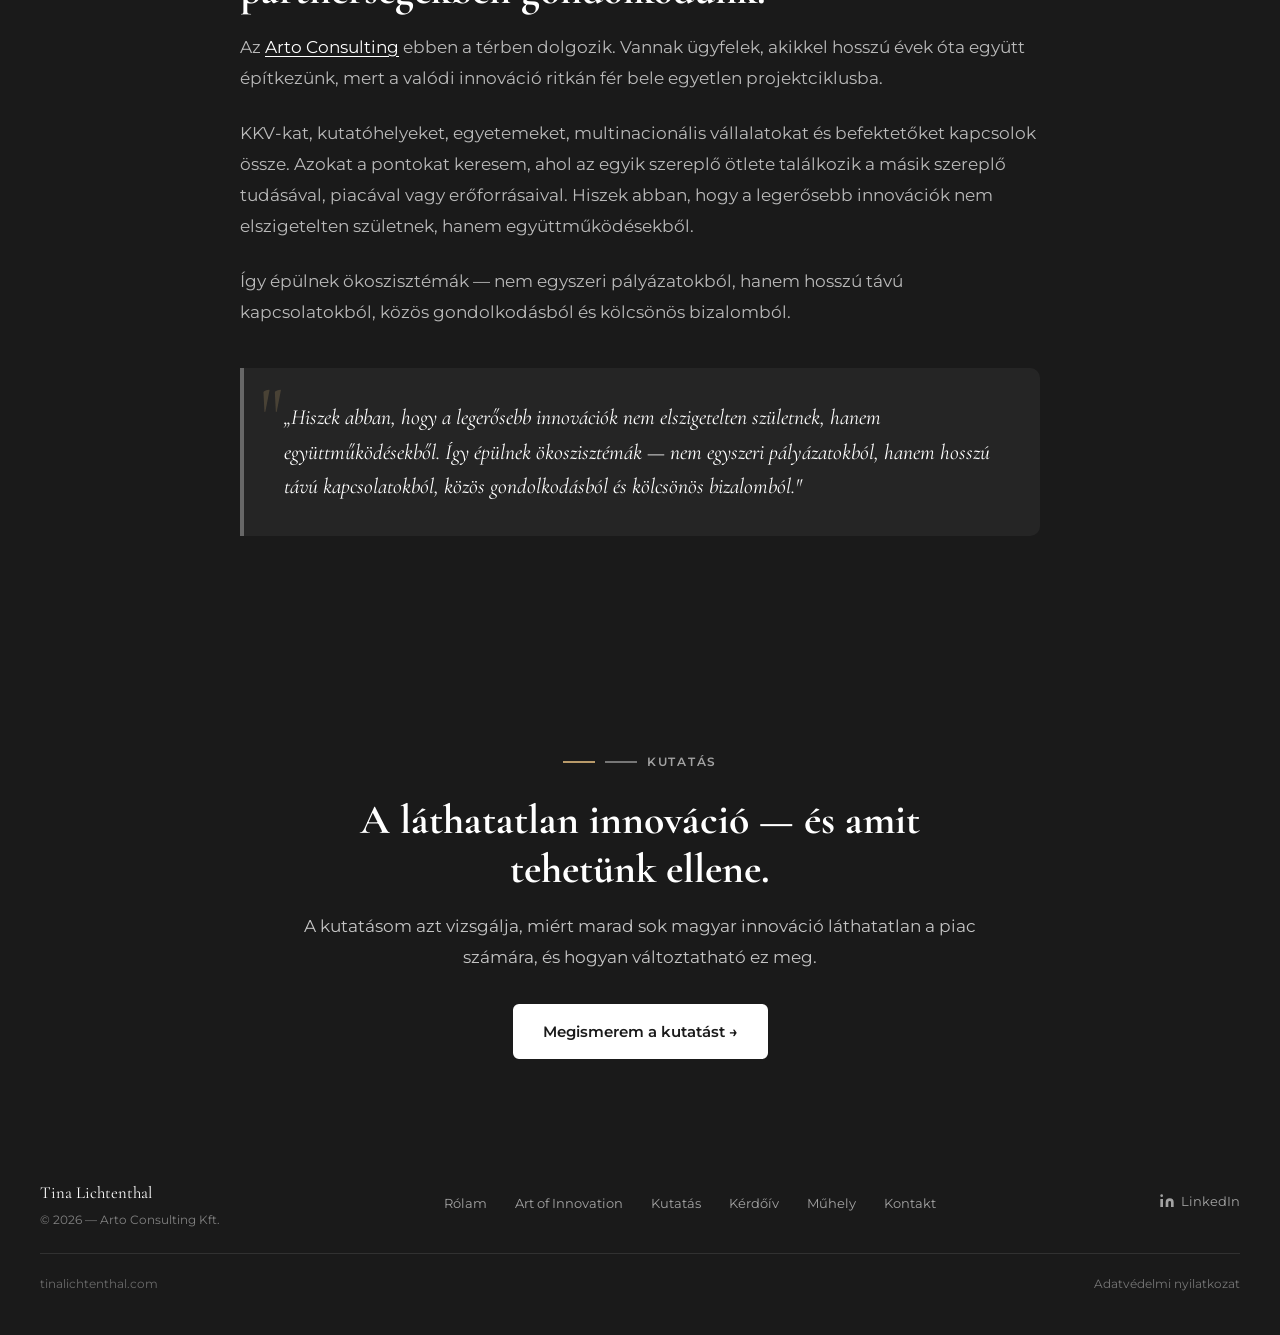
<file: mesterseg.html>
<!DOCTYPE html>
<html lang="hu">
<head>
  <meta charset="UTF-8">
  <meta name="viewport" content="width=device-width, initial-scale=1.0">
  <title>Art of Innovation — Tina Lichtenthal</title>
  <meta name="description" content="Az innováció a legösszetettebb művészet. Tudomány, kreativitás, összhang és csapatok kellenek hozzá.">
  <link rel="preconnect" href="https://fonts.googleapis.com">
  <link rel="preconnect" href="https://fonts.gstatic.com" crossorigin>
  <link href="https://fonts.googleapis.com/css2?family=Playfair+Display:ital,wght@0,400;0,600;0,700;1,400;1,600&family=Cormorant+Garamond:ital,wght@0,300;0,400;0,600;1,300;1,400&family=Montserrat:wght@300;400;500;600&family=JetBrains+Mono:wght@400;500&display=swap" rel="stylesheet">
  <link rel="stylesheet" href="assets/css/style.css">
</head>
<body>

<nav class="navbar">
  <a href="index.html" class="nav-brand">
    <img src="assets/img/logo.svg" alt="Tina Lichtenthal" class="nav-logo">
  </a>
  <ul class="nav-links">
    <li><a href="rolam.html">Rólam</a></li>
    <li><a href="mesterseg.html" class="active">Art of Innovation</a></li>
    <li><a href="kutatas.html">Kutatás</a></li>
    <li><a href="kerdoiv.html">Kérdőív</a></li>
    <li><a href="muhely.html">Műhely</a></li>
    <li><a href="kapcsolat.html" class="nav-cta">Kontakt</a></li>
  </ul>
  <button class="hamburger" aria-label="Menü"><span></span><span></span><span></span></button>
</nav>

<section class="page-hero">
  <div class="page-hero-inner fade-in">
    <div class="eyebrow">Arto Consulting</div>
    <h1>Art of Innovation</h1>
    <p style="font-size:1.2rem;color:var(--text-muted);margin-top:16px;max-width:540px;font-family:var(--font-heading);font-style:italic;">Az innováció a legösszetettebb művészet.</p>
  </div>
</section>

<!-- FŐ KONCEPCÓ -->
<section class="section section-white">
  <div class="container">
    <div style="max-width:820px;margin:0 auto;" class="fade-in">
      <div class="quote-block">
        <p class="italic-quote">Az innováció a legösszetettebb művészet.</p>
      </div>
      <div style="display:grid;grid-template-columns:1fr 1fr;gap:32px;margin-top:48px;">
        <div class="card">
          <div class="card-icon">
            <svg viewBox="0 0 44 44" fill="none"><circle cx="22" cy="22" r="18" stroke="currentColor" stroke-width="1.5"/><path d="M22 14v8l5 3" stroke="currentColor" stroke-width="1.5" stroke-linecap="round"/></svg>
          </div>
          <h3>Tudomány</h3>
          <p>Kutatás és módszer nélkül csak ötlet marad.</p>
        </div>
        <div class="card">
          <div class="card-icon">
            <svg viewBox="0 0 44 44" fill="none"><path d="M22 8c0 0-12 8-12 16a12 12 0 0024 0C34 16 22 8 22 8z" stroke="currentColor" stroke-width="1.5"/></svg>
          </div>
          <h3>Kreativitás</h3>
          <p>A kutatás önmagában nem lesz sem termék, sem vállalkozás, sem valódi hatás.</p>
        </div>
        <div class="card">
          <div class="card-icon">
            <svg viewBox="0 0 44 44" fill="none"><circle cx="22" cy="22" r="8" stroke="currentColor" stroke-width="1.5"/><path d="M22 6v6M22 32v6M6 22h6M32 22h6" stroke="currentColor" stroke-width="1.5" stroke-linecap="round"/></svg>
          </div>
          <h3>Összhang</h3>
          <p>A részekből csak akkor lesz egész, ha minden szereplő ugyanazt a képet látja.</p>
        </div>
        <div class="card">
          <div class="card-icon">
            <svg viewBox="0 0 44 44" fill="none"><circle cx="14" cy="16" r="5" stroke="currentColor" stroke-width="1.5"/><circle cx="30" cy="16" r="5" stroke="currentColor" stroke-width="1.5"/><path d="M6 36c0-4.418 3.582-8 8-8M22 36c0-4.418 3.582-8 8-8M14 28c2 0 4 .5 6 1.5" stroke="currentColor" stroke-width="1.5" stroke-linecap="round"/></svg>
          </div>
          <h3>Csapatok</h3>
          <p>Egyedül senki nem tud innoválni — még a legjobb ötlet sem ér semmit, ha nincs körülötte közeg.</p>
        </div>
      </div>
      <p style="font-size:1.15rem;line-height:1.85;margin-top:48px;font-family:var(--font-heading);font-style:italic;color:var(--navy);">Ezért hívom annak, ami: művészetnek.</p>
    </div>
  </div>
</section>

<!-- ARTO CONSULTING -->
<section class="section section-navy">
  <div class="container">
    <div style="max-width:800px;margin:0 auto;" class="fade-in">
      <div class="eyebrow">Arto Consulting</div>
      <h2 class="section-title" style="color:white;">Nem pályázatokat írunk — fejlesztési partnerségekben gondolkodunk.</h2>
      <p style="color:rgba(255,255,255,0.7);font-size:1.05rem;line-height:1.85;margin-bottom:24px;">Az <a href="https://www.arto.hu" target="_blank" rel="noopener" style="color:white;text-decoration:underline;text-underline-offset:3px;">Arto Consulting</a> ebben a térben dolgozik. Vannak ügyfelek, akikkel hosszú évek óta együtt építkezünk, mert a valódi innováció ritkán fér bele egyetlen projektciklusba.</p>
      <p style="color:rgba(255,255,255,0.7);font-size:1.05rem;line-height:1.85;margin-bottom:24px;">KKV-kat, kutatóhelyeket, egyetemeket, multinacionális vállalatokat és befektetőket kapcsolok össze. Azokat a pontokat keresem, ahol az egyik szereplő ötlete találkozik a másik szereplő tudásával, piacával vagy erőforrásaival. Hiszek abban, hogy a legerősebb innovációk nem elszigetelten születnek, hanem együttműködésekből.</p>
      <p style="color:rgba(255,255,255,0.7);font-size:1.05rem;line-height:1.85;margin-bottom:32px;">Így épülnek ökoszisztémák — nem egyszeri pályázatokból, hanem hosszú távú kapcsolatokból, közös gondolkodásból és kölcsönös bizalomból.</p>
      <div class="quote-block" style="border-left-color:rgba(255,255,255,0.3);background:rgba(255,255,255,0.05);">
        <p class="italic-quote" style="color:white;">„Hiszek abban, hogy a legerősebb innovációk nem elszigetelten születnek, hanem együttműködésekből. Így épülnek ökoszisztémák — nem egyszeri pályázatokból, hanem hosszú távú kapcsolatokból, közös gondolkodásból és kölcsönös bizalomból."</p>
      </div>
    </div>
  </div>
</section>

<!-- BRIDGE -->
<section class="bridge-section">
  <div class="bridge-inner fade-in">
    <div class="eyebrow" style="justify-content:center;color:rgba(255,255,255,0.6);margin-bottom:24px;">
      <span style="display:inline-block;width:32px;height:2px;background:rgba(255,255,255,0.4);flex-shrink:0;"></span>
      Kutatás
    </div>
    <h2>A láthatatlan innováció — és amit tehetünk ellene.</h2>
    <p>A kutatásom azt vizsgálja, miért marad sok magyar innováció láthatatlan a piac számára, és hogyan változtatható ez meg.</p>
    <a href="kutatas.html" class="btn btn-white">Megismerem a kutatást →</a>
  </div>
</section>

<footer>
  <div class="footer-inner">
    <div class="footer-brand">Tina Lichtenthal<small>© 2026 — Arto Consulting Kft.</small></div>
    <nav class="footer-nav">
      <a href="rolam.html">Rólam</a><a href="mesterseg.html">Art of Innovation</a><a href="kutatas.html">Kutatás</a><a href="kerdoiv.html">Kérdőív</a><a href="muhely.html">Műhely</a><a href="kapcsolat.html">Kontakt</a>
    </nav>
    <div class="footer-social">
      <a href="https://www.linkedin.com/in/tinalichtenthal" target="_blank" rel="noopener">
        <svg width="16" height="16" viewBox="0 0 24 24" fill="currentColor"><path d="M16 8a6 6 0 016 6v7h-4v-7a2 2 0 00-2-2 2 2 0 00-2 2v7h-4v-7a6 6 0 016-6zM2 9h4v12H2z"/><circle cx="4" cy="4" r="2"/></svg>
        LinkedIn
      </a>
    </div>
  </div>
  <div class="footer-bottom"><span>tinalichtenthal.com</span><a href="#">Adatvédelmi nyilatkozat</a></div>
</footer>
<script src="assets/js/main.js"></script>
</body>
</html>
</file>
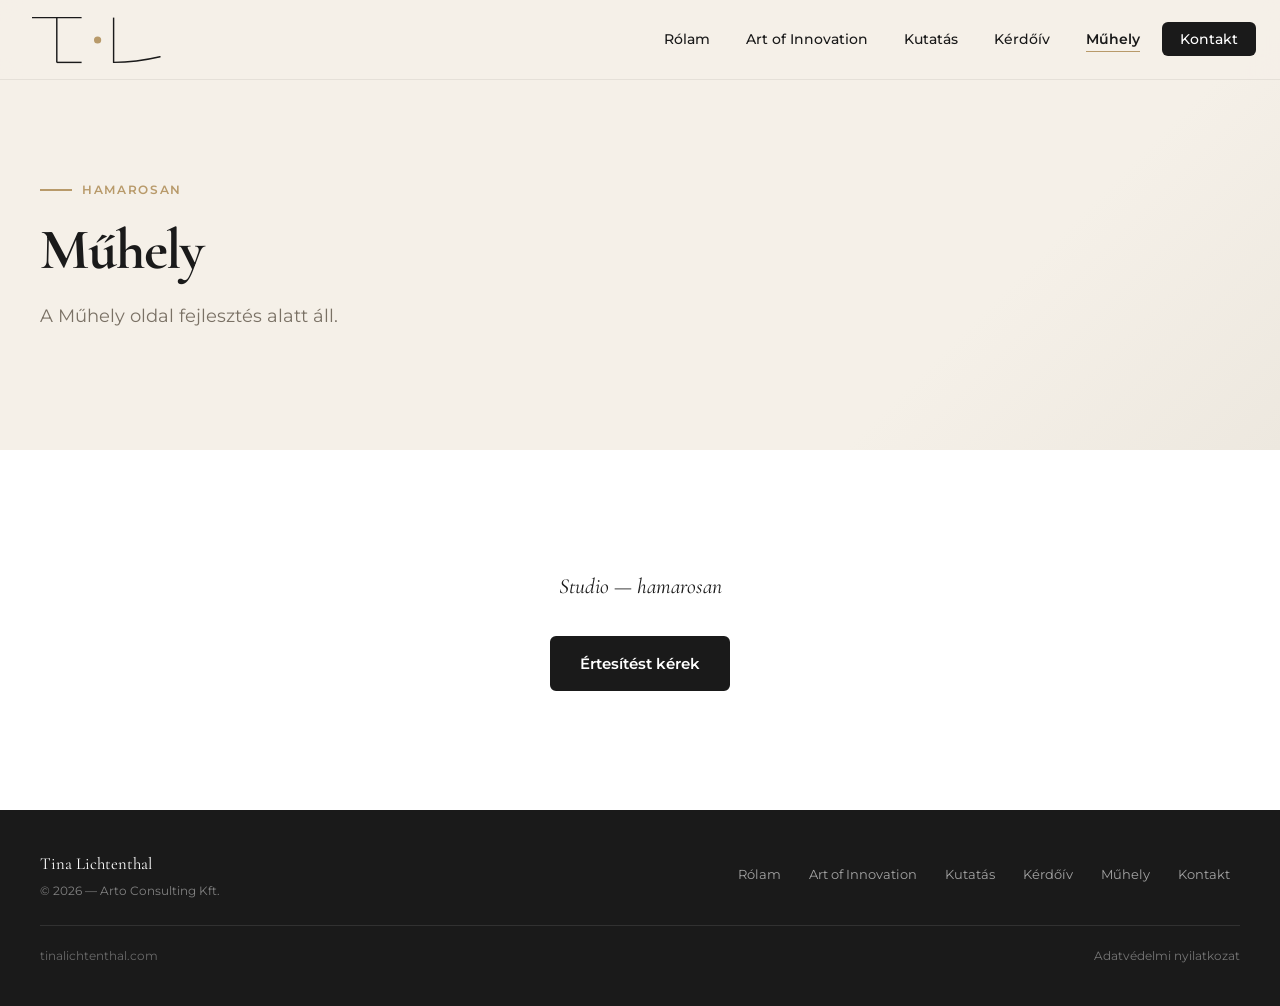
<file: muhely.html>
<!DOCTYPE html>
<html lang="hu">
<head>
  <meta charset="UTF-8">
  <meta name="viewport" content="width=device-width, initial-scale=1.0">
  <title>Műhely — Tina Lichtenthal</title>
  <link rel="preconnect" href="https://fonts.googleapis.com">
  <link rel="preconnect" href="https://fonts.gstatic.com" crossorigin>
  <link href="https://fonts.googleapis.com/css2?family=Playfair+Display:ital,wght@0,400;0,600;0,700;1,400;1,600&family=Cormorant+Garamond:ital,wght@0,300;0,400;0,600;1,300;1,400&family=Montserrat:wght@300;400;500;600&family=JetBrains+Mono:wght@400;500&display=swap" rel="stylesheet">
  <link rel="stylesheet" href="assets/css/style.css">
</head>
<body>
<nav class="navbar">
  <a href="index.html" class="nav-brand">
    <img src="assets/img/logo.svg" alt="Tina Lichtenthal" class="nav-logo">
  </a>
  <ul class="nav-links">
    <li><a href="rolam.html">Rólam</a></li>
    <li><a href="mesterseg.html">Art of Innovation</a></li>
    <li><a href="kutatas.html">Kutatás</a></li>
    <li><a href="kerdoiv.html">Kérdőív</a></li>
    <li><a href="muhely.html" class="active">Műhely</a></li>
    <li><a href="kapcsolat.html" class="nav-cta">Kontakt</a></li>
  </ul>
  <button class="hamburger" aria-label="Menü"><span></span><span></span><span></span></button>
</nav>
<section class="page-hero">
  <div class="page-hero-inner fade-in">
    <div class="eyebrow">Hamarosan</div>
    <h1>Műhely</h1>
    <p style="font-size:1.1rem;color:var(--text-muted);margin-top:16px;max-width:480px;">A Műhely oldal fejlesztés alatt áll.</p>
  </div>
</section>
<section class="section section-white" style="min-height:40vh;display:flex;align-items:center;">
  <div class="container" style="text-align:center;">
    <div class="fade-in">
      <p class="italic-quote" style="margin-bottom:32px;">Studio — hamarosan</p>
      <a href="kapcsolat.html" class="btn btn-primary">Értesítést kérek</a>
    </div>
  </div>
</section>
<footer>
  <div class="footer-inner">
    <div class="footer-brand">Tina Lichtenthal<small>© 2026 — Arto Consulting Kft.</small></div>
    <nav class="footer-nav">
      <a href="rolam.html">Rólam</a><a href="mesterseg.html">Art of Innovation</a><a href="kutatas.html">Kutatás</a><a href="kerdoiv.html">Kérdőív</a><a href="muhely.html">Műhely</a><a href="kapcsolat.html">Kontakt</a>
    </nav>
  </div>
  <div class="footer-bottom"><span>tinalichtenthal.com</span><a href="#">Adatvédelmi nyilatkozat</a></div>
</footer>
<script src="assets/js/main.js"></script>
</body>
</html>
</file>
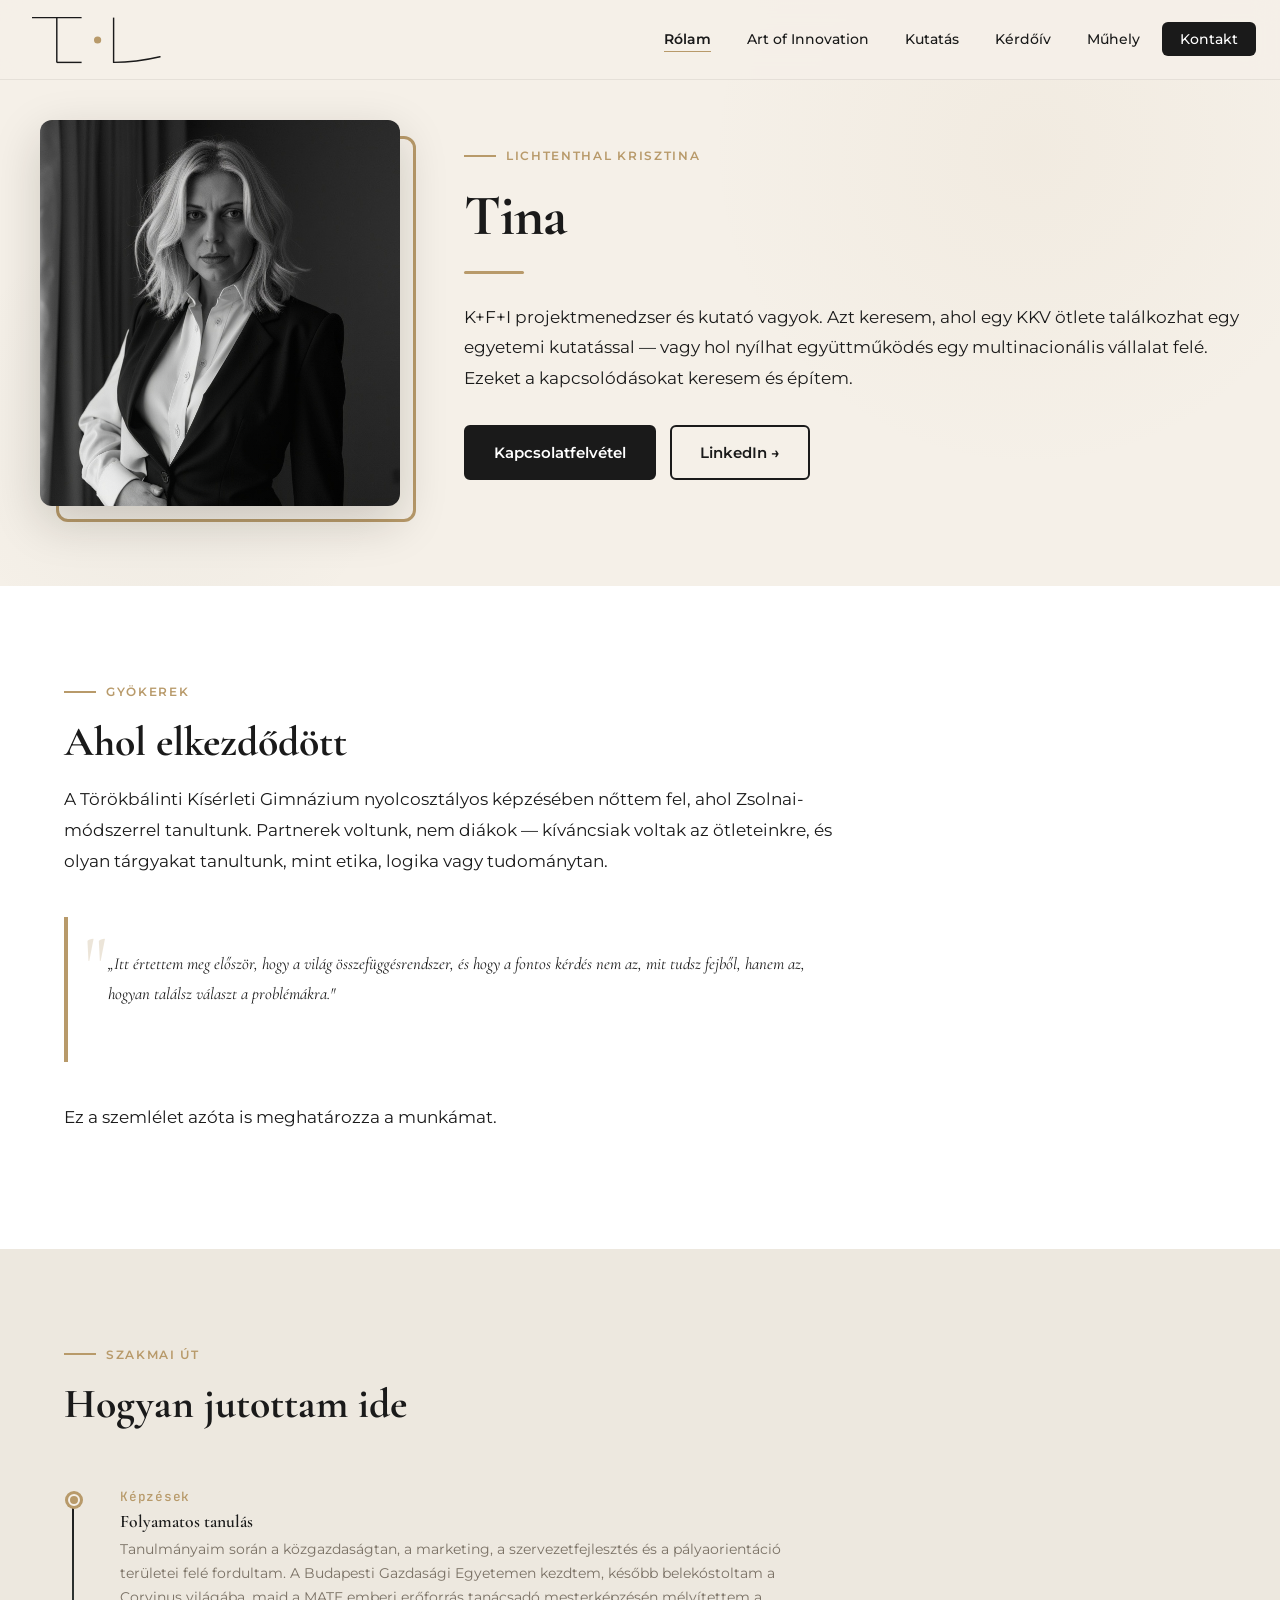
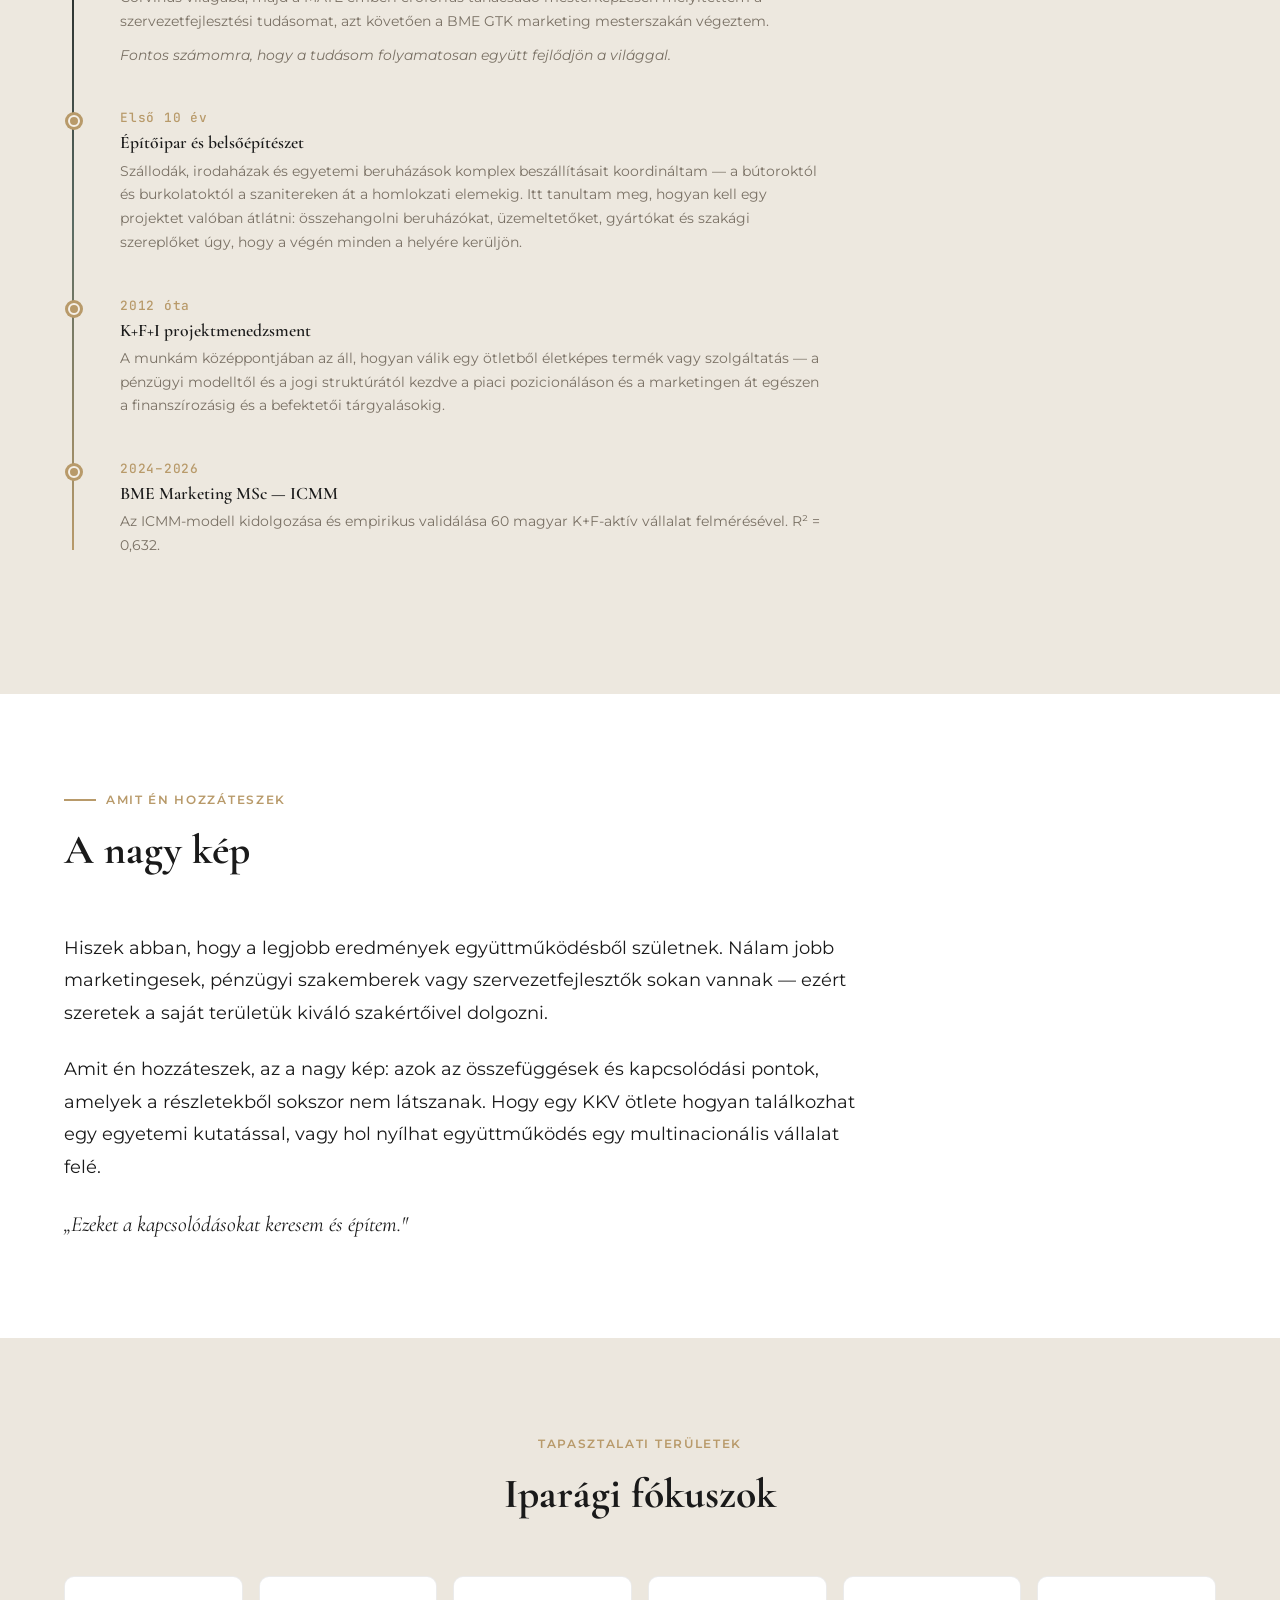
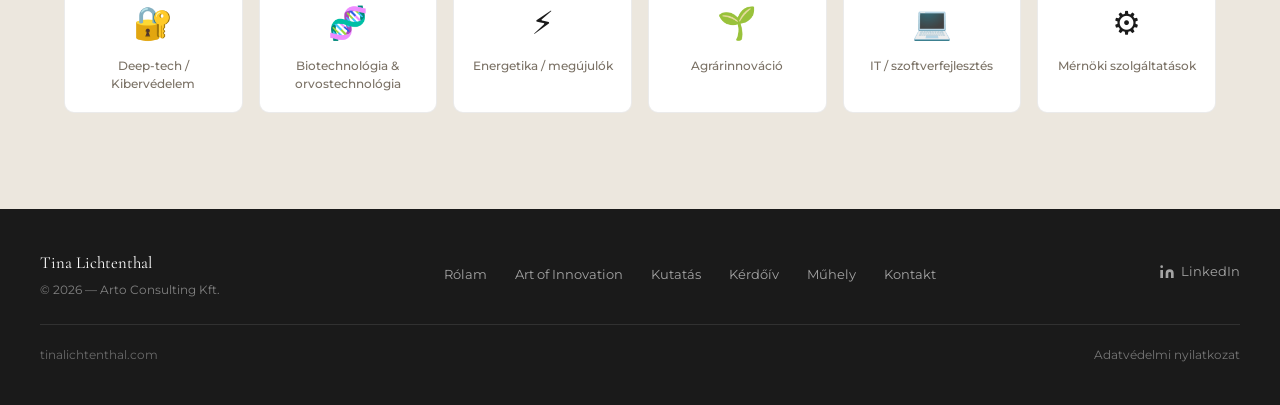
<file: rolam.html>
<!DOCTYPE html>
<html lang="hu">
<head>
  <meta charset="UTF-8">
  <meta name="viewport" content="width=device-width, initial-scale=1.0">
  <title>Rólam — Tina Lichtenthal</title>
  <meta name="description" content="K+F+I projektmenedzser és kutató. A nagy összefüggések keresője és építője.">
  <link rel="preconnect" href="https://fonts.googleapis.com">
  <link rel="preconnect" href="https://fonts.gstatic.com" crossorigin>
  <link href="https://fonts.googleapis.com/css2?family=Playfair+Display:ital,wght@0,400;0,600;0,700;1,400;1,600&family=Cormorant+Garamond:ital,wght@0,300;0,400;0,600;1,300;1,400&family=Montserrat:wght@300;400;500;600&family=JetBrains+Mono:wght@400;500&display=swap" rel="stylesheet">
  <link rel="stylesheet" href="assets/css/style.css">
</head>
<body>

<nav class="navbar">
  <a href="index.html" class="nav-brand">
    <img src="assets/img/logo.svg" alt="Tina Lichtenthal" class="nav-logo">
  </a>
  <ul class="nav-links">
    <li><a href="rolam.html" class="active">Rólam</a></li>
    <li><a href="mesterseg.html">Art of Innovation</a></li>
    <li><a href="kutatas.html">Kutatás</a></li>
    <li><a href="kerdoiv.html">Kérdőív</a></li>
    <li><a href="muhely.html">Műhely</a></li>
    <li><a href="kapcsolat.html" class="nav-cta">Kontakt</a></li>
  </ul>
  <button class="hamburger" aria-label="Menü"><span></span><span></span><span></span></button>
</nav>

<!-- HERO — fotóval -->
<section class="hero" style="min-height:auto; padding:120px 24px 80px;">
  <div class="about-hero-grid">
    <div class="about-photo fade-in">
      <img src="assets/img/tina.jpg" alt="Tina Lichtenthal" loading="eager">
    </div>
    <div class="fade-in fade-in-delay-2">
      <div class="eyebrow">Lichtenthal Krisztina</div>
      <h1>Tina</h1>
      <div style="width:60px;height:3px;background:var(--gold);margin:20px 0 28px;border-radius:2px;"></div>
      <p style="font-size:1.05rem;line-height:1.8;margin-bottom:20px;">K+F+I projektmenedzser és kutató vagyok. Azt keresem, ahol egy KKV ötlete találkozhat egy egyetemi kutatással — vagy hol nyílhat együttműködés egy multinacionális vállalat felé. Ezeket a kapcsolódásokat keresem és építem.</p>
      <div class="btn-group" style="margin-top:32px;">
        <a href="kapcsolat.html" class="btn btn-primary">Kapcsolatfelvétel</a>
        <a href="https://www.linkedin.com/in/tinalichtenthal" class="btn btn-secondary" target="_blank" rel="noopener">LinkedIn →</a>
      </div>
    </div>
  </div>
</section>

<!-- ISKOLAI ÉVEK -->
<section class="section section-white">
  <div class="container">
    <div class="rich-text fade-in" style="max-width:800px;">
      <div class="eyebrow">Gyökerek</div>
      <h2 class="section-title">Ahol elkezdődött</h2>
      <p style="font-size:1.05rem;line-height:1.85;">A Törökbálinti Kísérleti Gimnázium nyolcosztályos képzésében nőttem fel, ahol Zsolnai-módszerrel tanultunk. Partnerek voltunk, nem diákok — kíváncsiak voltak az ötleteinkre, és olyan tárgyakat tanultunk, mint etika, logika vagy tudománytan.</p>
      <div class="quote-block">
        <p class="italic-quote">„Itt értettem meg először, hogy a világ összefüggésrendszer, és hogy a fontos kérdés nem az, mit tudsz fejből, hanem az, hogyan találsz választ a problémákra."</p>
      </div>
      <p style="font-size:1.05rem;line-height:1.85;">Ez a szemlélet azóta is meghatározza a munkámat.</p>
    </div>
  </div>
</section>

<!-- ÉLETÚT TIMELINE -->
<section class="section section-blue">
  <div class="container">
    <div class="section-header fade-in">
      <div class="eyebrow">Szakmai út</div>
      <h2 class="section-title">Hogyan jutottam ide</h2>
    </div>
    <div style="max-width:760px;" class="fade-in">
      <div class="timeline">
        <div class="timeline-item">
          <div class="year">Képzések</div>
          <h4>Folyamatos tanulás</h4>
          <p>Tanulmányaim során a közgazdaságtan, a marketing, a szervezetfejlesztés és a pályaorientáció területei felé fordultam. A Budapesti Gazdasági Egyetemen kezdtem, később belekóstoltam a Corvinus világába, majd a MATE emberi erőforrás tanácsadó mesterképzésén mélyítettem a szervezetfejlesztési tudásomat, azt követően a BME GTK marketing mesterszakán végeztem.</p>
          <p style="margin-top:10px;font-style:italic;color:var(--text-muted);">Fontos számomra, hogy a tudásom folyamatosan együtt fejlődjön a világgal.</p>
        </div>
        <div class="timeline-item">
          <div class="year">Első 10 év</div>
          <h4>Építőipar és belsőépítészet</h4>
          <p>Szállodák, irodaházak és egyetemi beruházások komplex beszállításait koordináltam — a bútoroktól és burkolatoktól a szanitereken át a homlokzati elemekig. Itt tanultam meg, hogyan kell egy projektet valóban átlátni: összehangolni beruházókat, üzemeltetőket, gyártókat és szakági szereplőket úgy, hogy a végén minden a helyére kerüljön.</p>
        </div>
        <div class="timeline-item">
          <div class="year">2012 óta</div>
          <h4>K+F+I projektmenedzsment</h4>
          <p>A munkám középpontjában az áll, hogyan válik egy ötletből életképes termék vagy szolgáltatás — a pénzügyi modelltől és a jogi struktúrától kezdve a piaci pozicionáláson és a marketingen át egészen a finanszírozásig és a befektetői tárgyalásokig.</p>
        </div>
        <div class="timeline-item">
          <div class="year">2024–2026</div>
          <h4>BME Marketing MSc — ICMM</h4>
          <p>Az ICMM-modell kidolgozása és empirikus validálása 60 magyar K+F-aktív vállalat felmérésével. R² = 0,632.</p>
        </div>
      </div>
    </div>
  </div>
</section>

<!-- MIT HOZOK -->
<section class="section section-white">
  <div class="container">
    <div class="section-header fade-in">
      <div class="eyebrow">Amit én hozzáteszek</div>
      <h2 class="section-title">A nagy kép</h2>
    </div>
    <div style="max-width:800px;" class="fade-in">
      <p style="font-size:1.1rem;line-height:1.85;margin-bottom:24px;">Hiszek abban, hogy a legjobb eredmények együttműködésből születnek. Nálam jobb marketingesek, pénzügyi szakemberek vagy szervezetfejlesztők sokan vannak — ezért szeretek a saját területük kiváló szakértőivel dolgozni.</p>
      <p style="font-size:1.1rem;line-height:1.85;margin-bottom:24px;">Amit én hozzáteszek, az a nagy kép: azok az összefüggések és kapcsolódási pontok, amelyek a részletekből sokszor nem látszanak. Hogy egy KKV ötlete hogyan találkozhat egy egyetemi kutatással, vagy hol nyílhat együttműködés egy multinacionális vállalat felé.</p>
      <p class="italic-quote">„Ezeket a kapcsolódásokat keresem és építem."</p>
    </div>
  </div>
</section>

<!-- IPARÁGI FÓKUSZOK -->
<section class="section section-gray">
  <div class="container">
    <div class="section-header centered fade-in">
      <div class="eyebrow">Tapasztalati területek</div>
      <h2 class="section-title">Iparági fókuszok</h2>
    </div>
    <div class="industry-grid fade-in">
      <div class="industry-item"><div class="ind-icon">🔐</div><p>Deep-tech / Kibervédelem</p></div>
      <div class="industry-item"><div class="ind-icon">🧬</div><p>Biotechnológia & orvostechnológia</p></div>
      <div class="industry-item"><div class="ind-icon">⚡</div><p>Energetika / megújulók</p></div>
      <div class="industry-item"><div class="ind-icon">🌱</div><p>Agrárinnováció</p></div>
      <div class="industry-item"><div class="ind-icon">💻</div><p>IT / szoftverfejlesztés</p></div>
      <div class="industry-item"><div class="ind-icon">⚙️</div><p>Mérnöki szolgáltatások</p></div>
    </div>
  </div>
</section>

<footer>
  <div class="footer-inner">
    <div class="footer-brand">Tina Lichtenthal<small>© 2026 — Arto Consulting Kft.</small></div>
    <nav class="footer-nav">
      <a href="rolam.html">Rólam</a><a href="mesterseg.html">Art of Innovation</a><a href="kutatas.html">Kutatás</a><a href="kerdoiv.html">Kérdőív</a><a href="muhely.html">Műhely</a><a href="kapcsolat.html">Kontakt</a>
    </nav>
    <div class="footer-social">
      <a href="https://www.linkedin.com/in/tinalichtenthal" target="_blank" rel="noopener">
        <svg width="16" height="16" viewBox="0 0 24 24" fill="currentColor"><path d="M16 8a6 6 0 016 6v7h-4v-7a2 2 0 00-2-2 2 2 0 00-2 2v7h-4v-7a6 6 0 016-6zM2 9h4v12H2z"/><circle cx="4" cy="4" r="2"/></svg>
        LinkedIn
      </a>
    </div>
  </div>
  <div class="footer-bottom"><span>tinalichtenthal.com</span><a href="#">Adatvédelmi nyilatkozat</a></div>
</footer>
<script src="assets/js/main.js"></script>
</body>
</html>
</file>
<file: assets/css/style.css>
/* =============================================
   TINA LICHTENTHAL — tinalichtenthal.com
   Vizuális identitás & Stíluslap
   ============================================= */

@import url('https://fonts.googleapis.com/css2?family=Playfair+Display:ital,wght@0,400;0,600;0,700;1,400;1,600&family=Cormorant+Garamond:ital,wght@0,300;0,400;0,600;1,300;1,400&family=Montserrat:wght@300;400;500;600&family=JetBrains+Mono:wght@400;500&display=swap');

/* ---- CSS változók ---- */
:root {
  --navy:       #1a1a1a;
  --blue:       #5a6b63;
  --gold:       #b89a6a;
  --gold-light: #cdb48a;
  --bg-blue:    #ede8df;
  --white:      #FFFFFF;
  --offwhite:   #f5f0e8;
  --light-gray: #ece7de;
  --text:       #1a1a1a;
  --text-muted: #7a7165;

  --font-heading: 'Cormorant Garamond', 'Playfair Display', Georgia, serif;
  --font-body:    'Montserrat', 'Inter', system-ui, sans-serif;
  --font-mono:    'JetBrains Mono', monospace;

  --max-w: 1200px;
  --section-pad: 96px 24px;
  --radius: 6px;

  --shadow-sm: 0 2px 8px rgba(26,20,10,0.08);
  --shadow-md: 0 8px 32px rgba(26,20,10,0.12);
  --shadow-lg: 0 16px 48px rgba(26,20,10,0.18);
}

/* ---- Reset & alap ---- */
*, *::before, *::after { box-sizing: border-box; margin: 0; padding: 0; }
html { scroll-behavior: smooth; font-size: 16px; }
body {
  font-family: var(--font-body);
  color: var(--text);
  background: var(--offwhite);
  line-height: 1.65;
  -webkit-font-smoothing: antialiased;
}
img { max-width: 100%; display: block; }
a { color: inherit; text-decoration: none; }
ul { list-style: none; }

/* ---- Konténer ---- */
.container {
  max-width: var(--max-w);
  margin: 0 auto;
  padding: 0 24px;
}

/* =============================================
   NAVIGÁCIÓ
   ============================================= */
.navbar {
  position: fixed;
  top: 0; left: 0; right: 0;
  z-index: 100;
  padding: 0 24px;
  height: 72px;
  display: flex;
  align-items: center;
  justify-content: space-between;
  background: rgba(250,250,250,0.92);
  backdrop-filter: blur(12px);
  -webkit-backdrop-filter: blur(12px);
  border-bottom: 1px solid rgba(0,0,0,0.08);
  transition: box-shadow 0.3s;
}
.navbar.scrolled { box-shadow: var(--shadow-sm); }

.nav-brand {
  font-family: var(--font-heading);
  font-size: 1.15rem;
  font-weight: 700;
  color: var(--navy);
  letter-spacing: -0.01em;
}
.nav-brand span {
  display: block;
  font-family: var(--font-body);
  font-size: 0.7rem;
  font-weight: 400;
  letter-spacing: 0.12em;
  text-transform: uppercase;
  color: var(--gold);
  line-height: 1;
  margin-top: 1px;
}

.nav-links {
  display: flex;
  gap: 8px;
  align-items: center;
}
.nav-links a {
  font-size: 0.875rem;
  font-weight: 500;
  color: var(--text);
  padding: 8px 14px;
  border-radius: var(--radius);
  transition: color 0.2s, background 0.2s;
}
.nav-links a:hover { color: var(--blue); background: var(--bg-blue); }
.nav-links a.active { color: var(--navy); font-weight: 600; }
.nav-links .nav-cta {
  background: var(--navy);
  color: white !important;
  padding: 8px 18px;
}
.nav-links .nav-cta:hover { background: var(--blue); }

.hamburger { display: none; flex-direction: column; gap: 5px; cursor: pointer; padding: 4px; }
.hamburger span { display: block; width: 24px; height: 2px; background: var(--navy); border-radius: 2px; transition: all 0.3s; }

/* =============================================
   TIPOGRÁFIA
   ============================================= */
h1, h2, h3, h4 {
  font-family: var(--font-heading);
  line-height: 1.2;
  color: var(--navy);
}
h1 { font-size: clamp(2.4rem, 5vw, 3.6rem); font-weight: 700; letter-spacing: -0.02em; }
h2 { font-size: clamp(1.8rem, 3.5vw, 2.6rem); font-weight: 700; }
h3 { font-size: clamp(1.2rem, 2vw, 1.5rem); font-weight: 600; }
h4 { font-size: 1.1rem; font-weight: 600; }

.eyebrow {
  font-family: var(--font-body);
  font-size: 0.75rem;
  font-weight: 600;
  letter-spacing: 0.14em;
  text-transform: uppercase;
  color: var(--gold);
  display: flex;
  align-items: center;
  gap: 10px;
  margin-bottom: 16px;
}
.eyebrow::before {
  content: '';
  display: block;
  width: 32px;
  height: 2px;
  background: var(--gold);
  flex-shrink: 0;
}

.section-title { margin-bottom: 16px; }
.section-desc {
  font-size: 1.1rem;
  color: var(--text-muted);
  max-width: 560px;
  line-height: 1.75;
}

.italic-quote {
  font-family: var(--font-heading);
  font-style: italic;
  font-size: clamp(1.1rem, 1.8vw, 1.35rem);
  color: var(--navy);
  line-height: 1.6;
}

/* =============================================
   GOMBOK
   ============================================= */
.btn {
  display: inline-flex;
  align-items: center;
  gap: 8px;
  padding: 13px 28px;
  border-radius: var(--radius);
  font-family: var(--font-body);
  font-size: 0.95rem;
  font-weight: 600;
  cursor: pointer;
  border: 2px solid transparent;
  transition: all 0.22s;
  text-decoration: none;
}
.btn-primary {
  background: var(--navy);
  color: white;
  border-color: var(--navy);
}
.btn-primary:hover { background: var(--blue); border-color: var(--blue); transform: translateY(-1px); box-shadow: var(--shadow-md); }
.btn-secondary {
  background: transparent;
  color: var(--blue);
  border-color: var(--blue);
}
.btn-secondary:hover { background: var(--blue); color: white; transform: translateY(-1px); box-shadow: var(--shadow-sm); }
.btn-gold {
  background: var(--gold);
  color: var(--navy);
  border-color: var(--gold);
}
.btn-gold:hover { background: var(--gold-light); transform: translateY(-1px); box-shadow: 0 8px 24px rgba(0,0,0,0.2); }
.btn-white {
  background: white;
  color: var(--navy);
  border-color: white;
}
.btn-white:hover { background: var(--bg-blue); border-color: var(--bg-blue); }

.btn-group { display: flex; gap: 14px; flex-wrap: wrap; align-items: center; }

/* =============================================
   HERO SZEKCIÓ
   ============================================= */
.hero {
  min-height: 100vh;
  padding: 120px 24px 80px;
  display: flex;
  align-items: center;
  background: var(--offwhite);
  position: relative;
  overflow: hidden;
}
.hero::before {
  content: '';
  position: absolute;
  top: -120px; right: -80px;
  width: 600px; height: 600px;
  background: radial-gradient(ellipse, rgba(0,0,0,0.04) 0%, transparent 70%);
  pointer-events: none;
}
.hero::after {
  content: '';
  position: absolute;
  bottom: -60px; left: -40px;
  width: 400px; height: 400px;
  background: radial-gradient(ellipse, rgba(0,0,0,0.03) 0%, transparent 70%);
  pointer-events: none;
}

.hero-grid {
  max-width: var(--max-w);
  margin: 0 auto;
  width: 100%;
  display: grid;
  grid-template-columns: 1fr 1fr;
  gap: 80px;
  align-items: center;
}
.hero-text { position: relative; z-index: 1; }
.hero-tagline {
  font-size: clamp(1.05rem, 1.5vw, 1.2rem);
  color: var(--text-muted);
  margin: 20px 0 36px;
  max-width: 480px;
  line-height: 1.75;
}

.hero-visual {
  position: relative;
  z-index: 1;
  display: flex;
  justify-content: center;
  align-items: center;
}

/* ICMM Mini-vizualizáció a hero-ban */
.hero-diagram {
  width: 100%;
  max-width: 420px;
}

.scroll-hint {
  position: absolute;
  bottom: 32px;
  left: 50%;
  transform: translateX(-50%);
  display: flex;
  flex-direction: column;
  align-items: center;
  gap: 6px;
  color: var(--text-muted);
  font-size: 0.78rem;
  letter-spacing: 0.08em;
  text-transform: uppercase;
  animation: bounce 2s ease-in-out infinite;
}
.scroll-hint svg { opacity: 0.5; }
@keyframes bounce {
  0%, 100% { transform: translateX(-50%) translateY(0); }
  50% { transform: translateX(-50%) translateY(6px); }
}

/* =============================================
   ÁLTALÁNOS SZEKCIÓK
   ============================================= */
.section { padding: var(--section-pad); }
.section-navy { background: var(--navy); }
.section-navy h1, .section-navy h2, .section-navy h3, .section-navy h4 { color: white; }
.section-navy p, .section-navy .eyebrow { color: rgba(255,255,255,0.75); }
.section-navy .eyebrow::before { background: var(--gold); }
.section-blue { background: var(--bg-blue); }
.section-gray { background: var(--light-gray); }
.section-gold { background: var(--navy); }
.section-gold h1, .section-gold h2, .section-gold h3 { color: white; }
.section-gold p { color: rgba(255,255,255,0.75); }
.section-white { background: var(--white); }

.section-header { margin-bottom: 56px; }
.section-header.centered { text-align: center; }
.section-header.centered .eyebrow { justify-content: center; }
.section-header.centered .eyebrow::before { display: none; }
.section-header.centered .section-desc { margin: 0 auto; }

/* =============================================
   KONCEPCIÓ SZEKCIÓ (Főoldal)
   ============================================= */
.concept-inner {
  max-width: 720px;
  margin: 0 auto;
  text-align: center;
  position: relative;
  padding: 16px 0;
}
.concept-inner::before {
  content: '';
  display: block;
  width: 60px;
  height: 3px;
  background: var(--gold);
  margin: 0 auto 40px;
  border-radius: 2px;
}
.concept-inner .italic-quote { font-size: clamp(1.05rem, 2vw, 1.3rem); }
.concept-inner p { margin-top: 20px; color: var(--text-muted); font-size: 1.05rem; line-height: 1.8; }

/* =============================================
   KÁRTYA RÁCS (6 terület)
   ============================================= */
.cards-grid {
  display: grid;
  grid-template-columns: repeat(3, 1fr);
  gap: 24px;
}
.card {
  background: var(--white);
  border-radius: 10px;
  padding: 32px 28px;
  border: 1px solid rgba(0,0,0,0.08);
  transition: transform 0.25s, box-shadow 0.25s, border-color 0.25s;
  position: relative;
}
.card:hover {
  transform: translateY(-4px);
  box-shadow: var(--shadow-md);
  border-color: var(--gold);
}
.card-icon {
  width: 44px;
  height: 44px;
  color: var(--navy);
  margin-bottom: 18px;
}
.card h3 {
  font-size: 1.05rem;
  font-weight: 700;
  margin-bottom: 10px;
  color: var(--navy);
}
.card p {
  font-size: 0.92rem;
  color: var(--text-muted);
  line-height: 1.7;
}
.icmm-center-badge {
  grid-column: 2;
  grid-row: 1 / 3;
  display: flex;
  flex-direction: column;
  align-items: center;
  justify-content: center;
  background: linear-gradient(135deg, var(--navy), var(--blue));
  color: white;
  border-radius: 50%;
  width: 100%;
  padding-bottom: 100%;
  position: relative;
}

/* =============================================
   STATISZTIKÁK BLOKK
   ============================================= */
.stats-grid {
  display: grid;
  grid-template-columns: repeat(4, 1fr);
  gap: 32px;
  text-align: center;
}
.stat-item {}
.stat-num {
  font-family: var(--font-heading);
  font-size: clamp(2.4rem, 4vw, 3.5rem);
  font-weight: 700;
  color: var(--gold);
  line-height: 1;
  display: block;
}
.stat-label {
  font-size: 0.88rem;
  color: rgba(255,255,255,0.7);
  line-height: 1.6;
  margin-top: 10px;
}

/* =============================================
   PROJEKTEK BLOKK
   ============================================= */
.project-cards {
  display: grid;
  grid-template-columns: repeat(3, 1fr);
  gap: 24px;
}
.project-card {
  background: var(--white);
  border-radius: 10px;
  padding: 28px;
  border-left: 4px solid var(--blue);
  box-shadow: var(--shadow-sm);
}
.project-tag {
  display: inline-block;
  font-size: 0.7rem;
  font-weight: 600;
  letter-spacing: 0.1em;
  text-transform: uppercase;
  color: var(--blue);
  background: var(--bg-blue);
  padding: 3px 10px;
  border-radius: 20px;
  margin-bottom: 12px;
}
.project-card h4 { color: var(--navy); margin-bottom: 8px; }
.project-card p { font-size: 0.88rem; color: var(--text-muted); line-height: 1.6; }

/* =============================================
   ZÁRÓ CTA
   ============================================= */
.cta-inner {
  max-width: 680px;
  margin: 0 auto;
  text-align: center;
}
.cta-inner h2 { color: var(--navy); margin-bottom: 16px; }
.cta-inner p { margin-bottom: 36px; font-size: 1.05rem; }

/* =============================================
   LÁBLÉC
   ============================================= */
footer {
  background: var(--navy);
  color: rgba(255,255,255,0.7);
  padding: 40px 24px;
}
.footer-inner {
  max-width: var(--max-w);
  margin: 0 auto;
  display: flex;
  align-items: center;
  justify-content: space-between;
  flex-wrap: wrap;
  gap: 20px;
}
.footer-brand {
  font-family: var(--font-heading);
  color: white;
  font-size: 1.05rem;
}
.footer-brand small {
  display: block;
  font-family: var(--font-body);
  font-size: 0.75rem;
  color: rgba(255,255,255,0.45);
  margin-top: 3px;
}
.footer-nav { display: flex; gap: 8px; flex-wrap: wrap; }
.footer-nav a {
  font-size: 0.82rem;
  color: rgba(255,255,255,0.6);
  padding: 4px 10px;
  border-radius: 4px;
  transition: color 0.2s;
}
.footer-nav a:hover { color: white; }
.footer-social a {
  display: inline-flex;
  align-items: center;
  gap: 6px;
  font-size: 0.82rem;
  color: rgba(255,255,255,0.6);
  transition: color 0.2s;
}
.footer-social a:hover { color: var(--gold); }
.footer-bottom {
  max-width: var(--max-w);
  margin: 24px auto 0;
  padding-top: 20px;
  border-top: 1px solid rgba(255,255,255,0.1);
  display: flex;
  justify-content: space-between;
  font-size: 0.78rem;
  color: rgba(255,255,255,0.35);
  flex-wrap: wrap;
  gap: 8px;
}
.footer-bottom a { color: rgba(255,255,255,0.4); transition: color 0.2s; }
.footer-bottom a:hover { color: rgba(255,255,255,0.7); }

/* =============================================
   MESTERSÉG OLDAL
   ============================================= */
.page-hero {
  min-height: 50vh;
  padding: 140px 24px 80px;
  display: flex;
  align-items: center;
  background: var(--offwhite);
  position: relative;
  overflow: hidden;
}
.page-hero::before {
  content: '';
  position: absolute;
  top: 0; right: 0;
  width: 50%;
  height: 100%;
  background: linear-gradient(135deg, transparent 60%, var(--bg-blue) 100%);
  pointer-events: none;
}
.page-hero-inner {
  max-width: var(--max-w);
  margin: 0 auto;
  width: 100%;
  position: relative;
  z-index: 1;
}

.rich-text { max-width: 760px; }
.rich-text p {
  font-size: 1.05rem;
  line-height: 1.8;
  margin-bottom: 20px;
  color: var(--text);
}

.quote-block {
  background: var(--white);
  border-left: 4px solid var(--gold);
  padding: 32px 40px;
  border-radius: 0 10px 10px 0;
  margin: 40px 0;
  position: relative;
}
.quote-block::before {
  content: '"';
  font-family: var(--font-heading);
  font-size: 5rem;
  color: var(--gold);
  opacity: 0.25;
  position: absolute;
  top: 8px;
  left: 16px;
  line-height: 1;
}

/* Részletes 6 terület szekciók */
.expertise-section {
  padding: 64px 24px;
}
.expertise-section:nth-child(even) { background: var(--bg-blue); }
.expertise-section:nth-child(odd) { background: var(--white); }
.expertise-inner {
  max-width: var(--max-w);
  margin: 0 auto;
  display: grid;
  grid-template-columns: 80px 1fr;
  gap: 32px;
  align-items: start;
}
.expertise-icon {
  width: 64px;
  height: 64px;
  background: var(--navy);
  border-radius: 12px;
  display: flex;
  align-items: center;
  justify-content: center;
  color: white;
  flex-shrink: 0;
}
.expertise-content h3 { margin-bottom: 16px; }
.expertise-content p { font-size: 1rem; line-height: 1.8; color: var(--text); margin-bottom: 12px; }

/* Bridge szekció */
.bridge-section {
  background: var(--navy);
  padding: 80px 24px;
  text-align: center;
}
.bridge-inner { max-width: 680px; margin: 0 auto; }
.bridge-inner h2 { color: white; margin-bottom: 16px; }
.bridge-inner p { color: rgba(255,255,255,0.75); font-size: 1.05rem; margin-bottom: 32px; line-height: 1.8; }

/* =============================================
   KUTATÁS OLDAL
   ============================================= */
.icmm-matrix {
  background: var(--white);
  border-radius: 12px;
  overflow: hidden;
  box-shadow: var(--shadow-md);
  border: 1px solid rgba(0,0,0,0.1);
}
.icmm-matrix table {
  width: 100%;
  border-collapse: collapse;
}
.icmm-matrix th {
  background: var(--navy);
  color: white;
  font-family: var(--font-body);
  font-size: 0.82rem;
  font-weight: 600;
  letter-spacing: 0.04em;
  padding: 14px 16px;
  text-align: center;
}
.icmm-matrix td {
  padding: 12px 16px;
  font-size: 0.85rem;
  text-align: center;
  border: 1px solid rgba(0,0,0,0.06);
}
.icmm-matrix tr:nth-child(even) td { background: var(--bg-blue); }
.icmm-matrix .level-label {
  font-weight: 600;
  color: var(--navy);
  text-align: left;
  font-size: 0.85rem;
}
.level-1 { border-left: 4px solid #ef4444; }
.level-2 { border-left: 4px solid #f97316; }
.level-3 { border-left: 4px solid #eab308; }
.level-4 { border-left: 4px solid var(--blue); }
.level-5 { border-left: 4px solid #22c55e; }

.dim-cards {
  display: grid;
  grid-template-columns: repeat(4, 1fr);
  gap: 20px;
  margin-top: 32px;
}
.dim-card {
  background: var(--offwhite);
  border-radius: 10px;
  padding: 24px 20px;
  border-top: 3px solid var(--blue);
  text-align: center;
}
.dim-card h4 { font-size: 0.95rem; color: var(--navy); margin-bottom: 6px; }
.dim-card .dim-weight {
  font-family: var(--font-heading);
  font-size: 1.8rem;
  font-weight: 700;
  color: var(--gold);
  display: block;
  margin-bottom: 6px;
}
.dim-card p { font-size: 0.82rem; color: var(--text-muted); line-height: 1.6; }

/* Trianguláció diagram */
.tri-diagram {
  display: grid;
  grid-template-columns: repeat(3, 1fr);
  gap: 24px;
  position: relative;
}

.tri-node {
  background: var(--white);
  border-radius: 12px;
  padding: 28px 24px;
  box-shadow: var(--shadow-sm);
  border: 1px solid rgba(0,0,0,0.08);
  text-align: center;
}
.tri-node .tri-num {
  font-family: var(--font-heading);
  font-size: 2.4rem;
  font-weight: 700;
  color: var(--blue);
  display: block;
}
.tri-node h4 { margin: 8px 0; color: var(--navy); }
.tri-node p { font-size: 0.85rem; color: var(--text-muted); line-height: 1.6; }

/* Elméleti hozzájárulások */
.contribution-list { display: flex; flex-direction: column; gap: 32px; }
.contribution-item {
  display: grid;
  grid-template-columns: 60px 1fr;
  gap: 24px;
  align-items: start;
}
.contribution-num {
  font-family: var(--font-heading);
  font-size: 3rem;
  font-weight: 700;
  color: var(--gold);
  line-height: 1;
}
.contribution-item h3 { margin-bottom: 10px; }
.contribution-item p { font-size: 0.97rem; color: var(--text-muted); line-height: 1.75; }

/* Doktori terv */
.phd-countries {
  display: grid;
  grid-template-columns: repeat(4, 1fr);
  gap: 20px;
  margin-top: 32px;
}
.country-card {
  background: var(--white);
  border-radius: 10px;
  padding: 24px 20px;
  text-align: center;
  border: 1px solid rgba(0,0,0,0.08);
}
.country-card .country-flag { font-size: 2.4rem; margin-bottom: 10px; }
.country-card h4 { color: var(--navy); margin-bottom: 6px; }
.country-card p { font-size: 0.82rem; color: var(--text-muted); line-height: 1.6; }

/* Letöltések */
.downloads-list { display: flex; flex-direction: column; gap: 16px; }
.download-item {
  display: flex;
  align-items: center;
  justify-content: space-between;
  background: var(--white);
  border-radius: 10px;
  padding: 20px 24px;
  border: 1px solid rgba(0,0,0,0.08);
  gap: 20px;
  flex-wrap: wrap;
}
.download-info h4 { color: var(--navy); margin-bottom: 4px; }
.download-info p { font-size: 0.85rem; color: var(--text-muted); }

/* =============================================
   RÓLAM OLDAL
   ============================================= */
.about-hero-grid {
  max-width: var(--max-w);
  margin: 0 auto;
  width: 100%;
  display: grid;
  grid-template-columns: 360px 1fr;
  gap: 64px;
  align-items: center;
}
.about-photo {
  position: relative;
}
.about-photo img {
  width: 100%;
  border-radius: 12px;
  box-shadow: var(--shadow-lg);
}
.about-photo::before {
  content: '';
  position: absolute;
  bottom: -16px; right: -16px;
  width: 100%;
  height: 100%;
  border: 3px solid var(--gold);
  border-radius: 12px;
  z-index: -1;
}

/* Timeline */
.timeline { position: relative; padding-left: 32px; }
.timeline::before {
  content: '';
  position: absolute;
  left: 8px; top: 8px; bottom: 8px;
  width: 2px;
  background: linear-gradient(to bottom, var(--navy), var(--blue), var(--gold));
}
.timeline-item {
  position: relative;
  margin-bottom: 40px;
  padding-left: 24px;
}
.timeline-item::before {
  content: '';
  position: absolute;
  left: -28px;
  top: 8px;
  width: 12px; height: 12px;
  background: var(--gold);
  border-radius: 50%;
  border: 2px solid var(--offwhite);
  box-shadow: 0 0 0 3px var(--gold);
}
.timeline-item .year {
  font-family: var(--font-mono);
  font-size: 0.8rem;
  font-weight: 500;
  color: var(--gold);
  letter-spacing: 0.06em;
  margin-bottom: 4px;
}
.timeline-item h4 { color: var(--navy); margin-bottom: 6px; }
.timeline-item p { font-size: 0.9rem; color: var(--text-muted); line-height: 1.65; }

/* Kompetenciák */
.competence-grid {
  display: grid;
  grid-template-columns: 1fr 1fr;
  gap: 32px;
}
.competence-block h3 { margin-bottom: 20px; }
.competence-list li {
  padding: 10px 0;
  font-size: 0.92rem;
  color: var(--text);
  border-bottom: 1px solid rgba(0,0,0,0.06);
  display: flex;
  align-items: center;
  gap: 10px;
}
.competence-list li::before {
  content: '';
  display: inline-block;
  width: 6px; height: 6px;
  background: var(--gold);
  border-radius: 50%;
  flex-shrink: 0;
}

.edu-item {
  padding: 20px 0;
  border-bottom: 1px solid rgba(0,0,0,0.06);
}
.edu-item:last-child { border-bottom: none; }
.edu-item h4 { color: var(--navy); }
.edu-item p { font-size: 0.88rem; color: var(--text-muted); margin-top: 2px; }

/* Iparági fókuszok */
.industry-grid {
  display: grid;
  grid-template-columns: repeat(6, 1fr);
  gap: 16px;
  text-align: center;
}
.industry-item {
  background: var(--white);
  border-radius: 10px;
  padding: 20px 12px;
  border: 1px solid rgba(0,0,0,0.08);
  transition: transform 0.2s, border-color 0.2s;
}
.industry-item:hover { transform: translateY(-3px); border-color: var(--blue); }
.industry-item .ind-icon { font-size: 2rem; margin-bottom: 8px; }
.industry-item p { font-size: 0.78rem; color: var(--text-muted); line-height: 1.4; font-weight: 500; }

/* =============================================
   KAPCSOLAT OLDAL
   ============================================= */
.contact-cards {
  display: grid;
  grid-template-columns: repeat(3, 1fr);
  gap: 24px;
}
.contact-card {
  background: var(--white);
  border-radius: 12px;
  padding: 36px 28px;
  box-shadow: var(--shadow-sm);
  border: 1px solid rgba(0,0,0,0.08);
  transition: transform 0.25s, box-shadow 0.25s;
}
.contact-card:hover { transform: translateY(-4px); box-shadow: var(--shadow-md); }
.contact-card-icon {
  width: 52px; height: 52px;
  background: var(--bg-blue);
  border-radius: 12px;
  display: flex;
  align-items: center;
  justify-content: center;
  color: var(--navy);
  margin-bottom: 20px;
}
.contact-card h3 { margin-bottom: 12px; }
.contact-card p { font-size: 0.9rem; color: var(--text-muted); margin-bottom: 20px; line-height: 1.7; }
.contact-link {
  display: flex;
  align-items: center;
  gap: 8px;
  font-size: 0.85rem;
  color: var(--blue);
  font-weight: 500;
  margin-bottom: 8px;
  transition: color 0.2s;
}
.contact-link:hover { color: var(--navy); }

/* Kapcsolati űrlap */
.contact-form {
  max-width: 640px;
  margin: 0 auto;
}
.form-row {
  display: grid;
  grid-template-columns: 1fr 1fr;
  gap: 16px;
}
.form-group {
  margin-bottom: 20px;
}
.form-group label {
  display: block;
  font-size: 0.85rem;
  font-weight: 600;
  color: var(--navy);
  margin-bottom: 6px;
}
.form-group input,
.form-group select,
.form-group textarea {
  width: 100%;
  padding: 12px 16px;
  border: 1.5px solid rgba(0,0,0,0.12);
  border-radius: var(--radius);
  font-family: var(--font-body);
  font-size: 0.95rem;
  color: var(--text);
  background: var(--white);
  transition: border-color 0.2s, box-shadow 0.2s;
  outline: none;
}
.form-group input:focus,
.form-group select:focus,
.form-group textarea:focus {
  border-color: var(--blue);
  box-shadow: 0 0 0 3px rgba(0,0,0,0.08);
}
.form-group textarea { resize: vertical; min-height: 130px; }
.form-group.gdpr {
  display: flex;
  align-items: flex-start;
  gap: 10px;
}
.form-group.gdpr input { width: auto; margin-top: 2px; }
.form-group.gdpr label {
  font-weight: 400;
  color: var(--text-muted);
  font-size: 0.82rem;
}

/* =============================================
   FADE-IN ANIMÁCIÓ (scroll)
   ============================================= */
.fade-in {
  opacity: 0;
  transform: translateY(24px);
  transition: opacity 0.6s ease, transform 0.6s ease;
}
.fade-in.visible {
  opacity: 1;
  transform: translateY(0);
}
.fade-in-delay-1 { transition-delay: 0.1s; }
.fade-in-delay-2 { transition-delay: 0.2s; }
.fade-in-delay-3 { transition-delay: 0.3s; }
.fade-in-delay-4 { transition-delay: 0.4s; }

/* =============================================
   RESZPONZÍV
   ============================================= */
@media (max-width: 1024px) {
  .hero-grid { grid-template-columns: 1fr; gap: 48px; }
  .hero-visual { display: none; }
  .cards-grid { grid-template-columns: repeat(2, 1fr); }
  .stats-grid { grid-template-columns: repeat(2, 2fr); gap: 24px; }
  .dim-cards { grid-template-columns: repeat(2, 1fr); }
  .phd-countries { grid-template-columns: repeat(2, 1fr); }
  .industry-grid { grid-template-columns: repeat(3, 1fr); }
  .about-hero-grid { grid-template-columns: 1fr; }
  .about-photo { max-width: 320px; }
  .competence-grid { grid-template-columns: 1fr; }
}

@media (max-width: 768px) {
  :root { --section-pad: 64px 16px; }
  .nav-links { display: none; flex-direction: column; position: fixed; top: 72px; left: 0; right: 0; background: var(--offwhite); padding: 16px; border-bottom: 1px solid rgba(0,0,0,0.08); box-shadow: var(--shadow-md); }
  .nav-links.open { display: flex; }
  .hamburger { display: flex; }
  .cards-grid { grid-template-columns: 1fr; }
  .project-cards { grid-template-columns: 1fr; }
  .contact-cards { grid-template-columns: 1fr; }
  .tri-diagram { grid-template-columns: 1fr; }
  .tri-diagram::before { display: none; }
  .stats-grid { grid-template-columns: repeat(2, 1fr); }
  .phd-countries { grid-template-columns: repeat(2, 1fr); }
  .dim-cards { grid-template-columns: 1fr; }
  .industry-grid { grid-template-columns: repeat(2, 1fr); }
  .contribution-item { grid-template-columns: 40px 1fr; }
  .expertise-inner { grid-template-columns: 1fr; }
  .form-row { grid-template-columns: 1fr; }
  .footer-inner { flex-direction: column; gap: 16px; }
  h1 { font-size: 2rem; }
  h2 { font-size: 1.7rem; }
  .btn-group { flex-direction: column; align-items: flex-start; }
}

/* =============================================
   ICMM HERO PANEL (újratervezett)
   ============================================= */
.icmm-panel {
  background: var(--navy);
  border-radius: 16px;
  padding: 40px;
  width: 100%;
  max-width: 460px;
  box-shadow: 0 24px 64px rgba(0,0,0,0.22);
  position: relative;
  overflow: hidden;
}
.icmm-panel::before {
  content: '';
  position: absolute;
  top: -60px; right: -60px;
  width: 200px; height: 200px;
  border: 1px solid rgba(255,255,255,0.06);
  border-radius: 50%;
}
.icmm-panel::after {
  content: '';
  position: absolute;
  bottom: -40px; left: -40px;
  width: 140px; height: 140px;
  border: 1px solid rgba(255,255,255,0.04);
  border-radius: 50%;
}

.icmm-panel-header {
  margin-bottom: 36px;
  padding-bottom: 24px;
  border-bottom: 1px solid rgba(255,255,255,0.1);
}
.icmm-label {
  display: block;
  font-family: var(--font-heading);
  font-size: 2.2rem;
  font-weight: 700;
  color: white;
  letter-spacing: -0.02em;
  line-height: 1;
  margin-bottom: 8px;
}
.icmm-subtitle {
  font-size: 0.78rem;
  color: rgba(255,255,255,0.4);
  letter-spacing: 0.06em;
  font-weight: 500;
  text-transform: uppercase;
}

.icmm-dims {
  display: flex;
  flex-direction: column;
  gap: 22px;
  margin-bottom: 36px;
}
.icmm-dim {
  display: grid;
  grid-template-columns: 44px 1fr;
  grid-template-rows: auto auto;
  gap: 6px 14px;
  align-items: center;
}
.icmm-pct {
  font-family: var(--font-mono);
  font-size: 1.1rem;
  font-weight: 600;
  color: white;
  grid-row: 1 / 3;
  align-self: center;
}
.icmm-bar {
  height: 3px;
  background: rgba(255,255,255,0.12);
  border-radius: 2px;
  overflow: hidden;
}
.icmm-fill {
  height: 100%;
  background: white;
  border-radius: 2px;
  transition: width 1.2s cubic-bezier(0.4,0,0.2,1);
}
.icmm-name {
  font-size: 0.85rem;
  color: rgba(255,255,255,0.65);
  font-weight: 400;
  line-height: 1.3;
}

.icmm-panel-footer {
  display: flex;
  align-items: center;
  gap: 8px;
  padding-top: 24px;
  border-top: 1px solid rgba(255,255,255,0.1);
}
.icmm-stat {
  font-family: var(--font-mono);
  font-size: 0.92rem;
  font-weight: 600;
  color: white;
}
.icmm-stat-label {
  font-size: 0.75rem;
  color: rgba(255,255,255,0.4);
}
.icmm-divider {
  color: rgba(255,255,255,0.2);
  margin: 0 4px;
}

/* =============================================
   BRAND LOGO
   ============================================= */
.nav-logo {
  height: 64px;
  width: auto;
  display: block;
  transition: opacity 0.2s;
}
.nav-logo:hover { opacity: 0.75; }

/* Navbar krém háttér */
.navbar {
  background: rgba(245,240,232,0.94) !important;
  border-bottom: 1px solid rgba(26,20,10,0.07) !important;
}

/* Hero és offwhite szekciók meleg krém */
body { background: var(--offwhite); }

/* Gombok finomítás brand-hez */
.btn-primary { background: var(--navy); border-color: var(--navy); }
.btn-primary:hover { background: #333; border-color: #333; }
.btn-secondary { color: var(--navy); border-color: var(--navy); }
.btn-secondary:hover { background: var(--navy); color: white; }

/* =============================================
   ELEGÁNS ANIMÁCIÓK & SMOOTH MEGJELENÉS
   ============================================= */

/* Alap animáció változók */
:root {
  --ease-out-expo: cubic-bezier(0.16, 1, 0.3, 1);
  --ease-in-out-quart: cubic-bezier(0.76, 0, 0.24, 1);
  --transition-fast: 0.2s var(--ease-out-expo);
  --transition-med: 0.4s var(--ease-out-expo);
  --transition-slow: 0.7s var(--ease-out-expo);
}

/* Javított fade-in — irányokból érkeznek */
.fade-in {
  opacity: 0;
  transform: translateY(32px);
  transition: opacity 0.75s var(--ease-out-expo), transform 0.75s var(--ease-out-expo);
}
.fade-in.visible { opacity: 1; transform: translateY(0); }
.fade-in-delay-1 { transition-delay: 0.12s; }
.fade-in-delay-2 { transition-delay: 0.22s; }
.fade-in-delay-3 { transition-delay: 0.34s; }
.fade-in-delay-4 { transition-delay: 0.46s; }

/* Kártyák — elegáns hover */
.card {
  transition: transform 0.35s var(--ease-out-expo),
              box-shadow 0.35s var(--ease-out-expo),
              border-color 0.35s ease;
}
.card:hover {
  transform: translateY(-6px);
  box-shadow: 0 20px 48px rgba(26,20,10,0.13);
  border-color: var(--gold);
}

/* Gombok — smooth */
.btn {
  transition: transform 0.25s var(--ease-out-expo),
              box-shadow 0.25s var(--ease-out-expo),
              background 0.2s ease,
              border-color 0.2s ease,
              color 0.2s ease;
  position: relative;
  overflow: hidden;
}
.btn::after {
  content: '';
  position: absolute;
  inset: 0;
  background: rgba(255,255,255,0.08);
  opacity: 0;
  transition: opacity 0.2s ease;
}
.btn:hover::after { opacity: 1; }
.btn:hover { transform: translateY(-2px); box-shadow: 0 8px 24px rgba(26,20,10,0.15); }
.btn:active { transform: translateY(0); }

/* Navbar link hover — aláhúzás animáció */
.nav-links a {
  position: relative;
}
.nav-links a::after {
  content: '';
  position: absolute;
  bottom: 4px;
  left: 14px; right: 14px;
  height: 1px;
  background: var(--gold);
  transform: scaleX(0);
  transform-origin: right;
  transition: transform 0.3s var(--ease-out-expo);
}
.nav-links a:hover::after,
.nav-links a.active::after {
  transform: scaleX(1);
  transform-origin: left;
}
.nav-links a.nav-cta::after { display: none; }

/* Navbar scroll — smooth megjelenés */
.navbar {
  transition: box-shadow 0.3s ease, background 0.3s ease, height 0.3s ease, transform 0.4s cubic-bezier(0.16, 1, 0.3, 1);
  height: 80px;
}
.navbar.scrolled {
  height: 64px;
  box-shadow: 0 2px 20px rgba(26,20,10,0.1) !important;
}

/* Hamburger menü — smooth animáció */
.hamburger.active span:nth-child(1) {
  transform: translateY(7px) rotate(45deg);
}
.hamburger.active span:nth-child(2) {
  opacity: 0;
  transform: scaleX(0);
}
.hamburger.active span:nth-child(3) {
  transform: translateY(-7px) rotate(-45deg);
}
.hamburger span {
  transition: transform 0.3s var(--ease-in-out-quart),
              opacity 0.2s ease;
}

/* Mobile menü — slide down */
.nav-links {
  transition: all 0.4s var(--ease-out-expo);
}
@media (max-width: 768px) {
  .nav-links {
    display: flex !important;
    flex-direction: column;
    position: fixed;
    top: 0; left: 0; right: 0;
    background: var(--offwhite);
    padding: 100px 24px 32px;
    gap: 4px;
    box-shadow: 0 16px 48px rgba(26,20,10,0.12);
    transform: translateY(-110%);
    opacity: 0;
    pointer-events: none;
    z-index: 99;
  }
  .nav-links.open {
    transform: translateY(0);
    opacity: 1;
    pointer-events: all;
  }
  .nav-links a {
    font-size: 1rem;
    padding: 14px 16px;
    border-radius: 8px;
    border-bottom: 1px solid rgba(26,20,10,0.06);
  }
  .nav-links a::after { display: none; }
  .nav-links .nav-cta {
    margin-top: 8px;
    text-align: center;
    justify-content: center;
  }
}

/* Hero — jobb mobil */
@media (max-width: 768px) {
  .hero { padding: 100px 20px 60px; }
  .hero-grid { gap: 32px; }
  .page-hero { padding: 110px 20px 60px; min-height: 40vh; }
  .about-hero-grid { gap: 40px; }
  .about-photo { max-width: 280px; margin: 0 auto; }
  .icmm-panel { padding: 28px 24px; }
  .stats-grid { grid-template-columns: 1fr 1fr; gap: 20px; }
  .btn-group { flex-direction: column; gap: 10px; }
  .btn-group .btn { width: 100%; justify-content: center; }
  .section { padding: 56px 20px; }
  .cards-grid { grid-template-columns: 1fr; gap: 16px; }
  .contact-cards { grid-template-columns: 1fr; }
  .project-cards { grid-template-columns: 1fr; }
  .dim-cards { grid-template-columns: 1fr 1fr; gap: 12px; }
  .industry-grid { grid-template-columns: repeat(3, 1fr); gap: 10px; }
  .competence-grid { grid-template-columns: 1fr; }
  .form-row { grid-template-columns: 1fr; }
  h1 { font-size: clamp(2.2rem, 10vw, 3rem); }
  h2 { font-size: clamp(1.6rem, 7vw, 2.2rem); }
}

/* Projekt és referencia kártyák */
.project-card {
  transition: transform 0.3s var(--ease-out-expo),
              box-shadow 0.3s var(--ease-out-expo);
}
.project-card:hover {
  transform: translateY(-4px);
  box-shadow: 0 12px 32px rgba(26,20,10,0.1);
}

/* Kontakt kártyák */
.contact-card {
  transition: transform 0.35s var(--ease-out-expo),
              box-shadow 0.35s var(--ease-out-expo);
}
.contact-card:hover {
  transform: translateY(-6px);
  box-shadow: 0 20px 48px rgba(26,20,10,0.12);
}

/* Timeline pont animáció */
.timeline-item::before {
  transition: transform 0.3s var(--ease-out-expo),
              background 0.3s ease;
}
.timeline-item:hover::before {
  transform: scale(1.4);
  background: var(--navy);
}

/* Nav logo smooth */
.nav-logo {
  transition: opacity 0.2s ease, transform 0.3s var(--ease-out-expo);
}
.navbar.scrolled .nav-logo {
  height: 52px !important;
}

/* Smooth scroll highlight */
::selection {
  background: rgba(184,154,106,0.25);
  color: var(--navy);
}

/* Link hover általánosan */
a { transition: color 0.2s ease, opacity 0.2s ease; }


/* =============================================
   CINEMATIC ANIMATIONS CSS
   ============================================= */

/* Custom cursor */
.cursor-ring {
  position: fixed;
  width: 36px; height: 36px;
  border: 1.5px solid rgba(184,154,106,0.6);
  border-radius: 50%;
  pointer-events: none;
  z-index: 9999;
  margin: -18px 0 0 -18px;
  transition: width 0.3s ease, height 0.3s ease, border-color 0.3s ease, background 0.3s ease;
}
.cursor-dot {
  position: fixed;
  width: 5px; height: 5px;
  background: var(--gold);
  border-radius: 50%;
  pointer-events: none;
  z-index: 9999;
  margin: -2.5px 0 0 -2.5px;
  transition: transform 0.1s ease;
}
.cursor-ring.cursor-hover {
  width: 56px; height: 56px;
  margin: -28px 0 0 -28px;
  background: rgba(184,154,106,0.08);
  border-color: var(--gold);
}
@media (max-width: 768px) {
  .cursor-ring, .cursor-dot { display: none !important; }
}

/* Page transition overlay */
.page-overlay {
  position: fixed;
  inset: 0;
  background: var(--offwhite);
  z-index: 9998;
  pointer-events: none;
  opacity: 0;
}
.page-overlay.overlay-in {
  opacity: 1;
  pointer-events: all;
  transition: opacity 0.35s cubic-bezier(0.76,0,0.24,1);
}
.page-overlay.overlay-out {
  opacity: 0;
  transition: opacity 0.45s cubic-bezier(0.16,1,0.3,1);
}

/* Word split animation */
.word-wrap {
  display: inline-block;
  overflow: hidden;
  vertical-align: bottom;
}
.word {
  display: inline-block;
  opacity: 0;
  transform: translateY(100%);
  transition: opacity 0.6s cubic-bezier(0.16,1,0.3,1), transform 0.6s cubic-bezier(0.16,1,0.3,1);
}
.word.word-visible {
  opacity: 1;
  transform: translateY(0);
}

/* ICMM bar smooth */
.icmm-fill {
  transition: width 1.4s cubic-bezier(0.16,1,0.3,1) !important;
}

/* Hero szekció — glass morphism hint */
.hero::before {
  content: '';
  position: absolute;
  top: -200px; right: -100px;
  width: 700px; height: 700px;
  background: radial-gradient(ellipse, rgba(184,154,106,0.06) 0%, transparent 65%);
  pointer-events: none;
  animation: float-slow 8s ease-in-out infinite;
}
.hero::after {
  content: '';
  position: absolute;
  bottom: -100px; left: -80px;
  width: 500px; height: 500px;
  background: radial-gradient(ellipse, rgba(90,107,99,0.05) 0%, transparent 65%);
  pointer-events: none;
  animation: float-slow 10s ease-in-out infinite reverse;
}
@keyframes float-slow {
  0%, 100% { transform: translateY(0) scale(1); }
  50% { transform: translateY(-24px) scale(1.04); }
}

/* Navbar logó smooth shrink scrollon */
.navbar { transition: height 0.4s cubic-bezier(0.16,1,0.3,1), box-shadow 0.3s ease, background 0.3s ease, transform 0.4s cubic-bezier(0.16,1,0.3,1) !important; }

/* Stat számok elegáns */
.stat-num {
  display: inline-block;
  background: linear-gradient(135deg, var(--gold), var(--gold-light));
  -webkit-background-clip: text;
  -webkit-text-fill-color: transparent;
  background-clip: text;
}

/* Section divider vonal animáció */
.eyebrow::before {
  animation: none;
  transition: width 0.6s cubic-bezier(0.16,1,0.3,1);
}
.visible .eyebrow::before,
.fade-in.visible .eyebrow::before { width: 32px; }

/* Quote block bal vonal pulse */
.quote-block {
  position: relative;
  overflow: hidden;
}
.quote-block::after {
  content: '';
  position: absolute;
  top: 0; left: 0;
  width: 4px; height: 0%;
  background: var(--gold);
  transition: height 1s cubic-bezier(0.16,1,0.3,1) 0.2s;
}
/* Remove original border-left on quote-block, use ::after instead */

/* Photo hover */
.about-photo img {
  transition: transform 0.6s cubic-bezier(0.16,1,0.3,1), box-shadow 0.6s ease;
}
.about-photo:hover img {
  transform: scale(1.02);
  box-shadow: 0 32px 80px rgba(26,20,10,0.2);
}

/* Industry item hover */
.industry-item {
  transition: transform 0.35s cubic-bezier(0.16,1,0.3,1), border-color 0.3s ease, box-shadow 0.35s ease;
}
.industry-item:hover {
  transform: translateY(-6px) scale(1.03);
  box-shadow: 0 12px 32px rgba(26,20,10,0.1);
}

/* Download item hover */
.download-item {
  transition: transform 0.3s cubic-bezier(0.16,1,0.3,1), box-shadow 0.3s ease;
}
.download-item:hover {
  transform: translateX(6px);
  box-shadow: 0 8px 24px rgba(26,20,10,0.08);
}

/* Nav logo animáció betöltéskor */
@keyframes logo-appear {
  from { opacity: 0; transform: translateY(-8px); }
  to { opacity: 1; transform: translateY(0); }
}
.nav-logo { animation: logo-appear 0.8s cubic-bezier(0.16,1,0.3,1) 0.1s both; }

/* Mobilon cursor off */
@media (hover: none) {
  .cursor-ring, .cursor-dot { display: none !important; }
}



/* =============================================
   TL LOADER — Toll rajzolás animáció
   ============================================= */
#tl-loader {
  position: fixed;
  inset: 0;
  z-index: 99999;
  background: #f5f0e8;
  display: flex;
  align-items: center;
  justify-content: center;
  flex-direction: column;
  gap: 28px;
  transition: opacity 1.1s cubic-bezier(0.76,0,0.24,1);
}
#tl-loader.tl-done {
  opacity: 0;
  pointer-events: none;
}

.tl-loader-svg {
  width: min(280px, 68vw);
  height: auto;
  overflow: visible;
}

/* Toll rajzolás — minden vonal pontos dasharray */
.tl-draw {
  fill: none;
  stroke: #1a1a1a;
  stroke-width: 1.6;
  stroke-linecap: round;
  stroke-linejoin: round;
}

/* T felső szár — hossz: 104 */
.tl-t-top {
  stroke-dasharray: 104;
  stroke-dashoffset: 104;
}
/* T függőleges — hossz: 106 */
.tl-t-vert {
  stroke-dasharray: 106;
  stroke-dashoffset: 106;
}
/* T alsó szár — hossz: 52 */
.tl-t-bot {
  stroke-dasharray: 52;
  stroke-dashoffset: 52;
}
/* L függőleges — hossz: 106 */
.tl-l-vert {
  stroke-dasharray: 106;
  stroke-dashoffset: 106;
}
/* L ív — hossz: 122 */
.tl-l-curve {
  stroke-dasharray: 122;
  stroke-dashoffset: 122;
}

/* Arany pont */
.tl-dot {
  fill: #b89a6a;
  transform-origin: 148px 75px;
  transform: scale(0);
  opacity: 0;
  transition: none;
}

/* Animáció — toll szerű easing: lassul a végén mint egy toll */
#tl-loader.tl-animate .tl-t-top {
  stroke-dashoffset: 0;
  transition: stroke-dashoffset 0.9s cubic-bezier(0.4, 0, 0.2, 1) 0.15s;
}
#tl-loader.tl-animate .tl-t-vert {
  stroke-dashoffset: 0;
  transition: stroke-dashoffset 1.0s cubic-bezier(0.4, 0, 0.15, 1) 0.55s;
}
#tl-loader.tl-animate .tl-t-bot {
  stroke-dashoffset: 0;
  transition: stroke-dashoffset 0.7s cubic-bezier(0.4, 0, 0.2, 1) 1.1s;
}
#tl-loader.tl-animate .tl-l-vert {
  stroke-dashoffset: 0;
  transition: stroke-dashoffset 1.0s cubic-bezier(0.4, 0, 0.15, 1) 0.7s;
}
#tl-loader.tl-animate .tl-l-curve {
  stroke-dashoffset: 0;
  transition: stroke-dashoffset 0.85s cubic-bezier(0.4, 0, 0.1, 1) 1.4s;
}
#tl-loader.tl-animate .tl-dot {
  transform: scale(1);
  opacity: 1;
  transition: transform 0.5s cubic-bezier(0.34, 1.56, 0.64, 1) 1.05s,
              opacity 0.3s ease 1.05s;
}

/* Subtitle */
.tl-loader-sub {
  font-family: 'Montserrat', sans-serif;
  font-size: 0.6rem;
  letter-spacing: 0.28em;
  text-transform: uppercase;
  color: rgba(184,154,106,0.8);
  opacity: 0;
  transform: translateY(6px);
  transition: opacity 0.8s ease 2.1s,
              transform 0.8s cubic-bezier(0.16,1,0.3,1) 2.1s;
}
#tl-loader.tl-animate .tl-loader-sub {
  opacity: 1;
  transform: translateY(0);
}

/* Alap progress vonal */
.tl-progress {
  position: absolute;
  bottom: 0; left: 0;
  height: 1px;
  width: 0%;
  background: linear-gradient(to right, transparent, #b89a6a 40%, #b89a6a 60%, transparent);
  transition: width 2.8s cubic-bezier(0.16,1,0.3,1) 0.2s;
}
#tl-loader.tl-animate .tl-progress {
  width: 100%;
}
</file>
